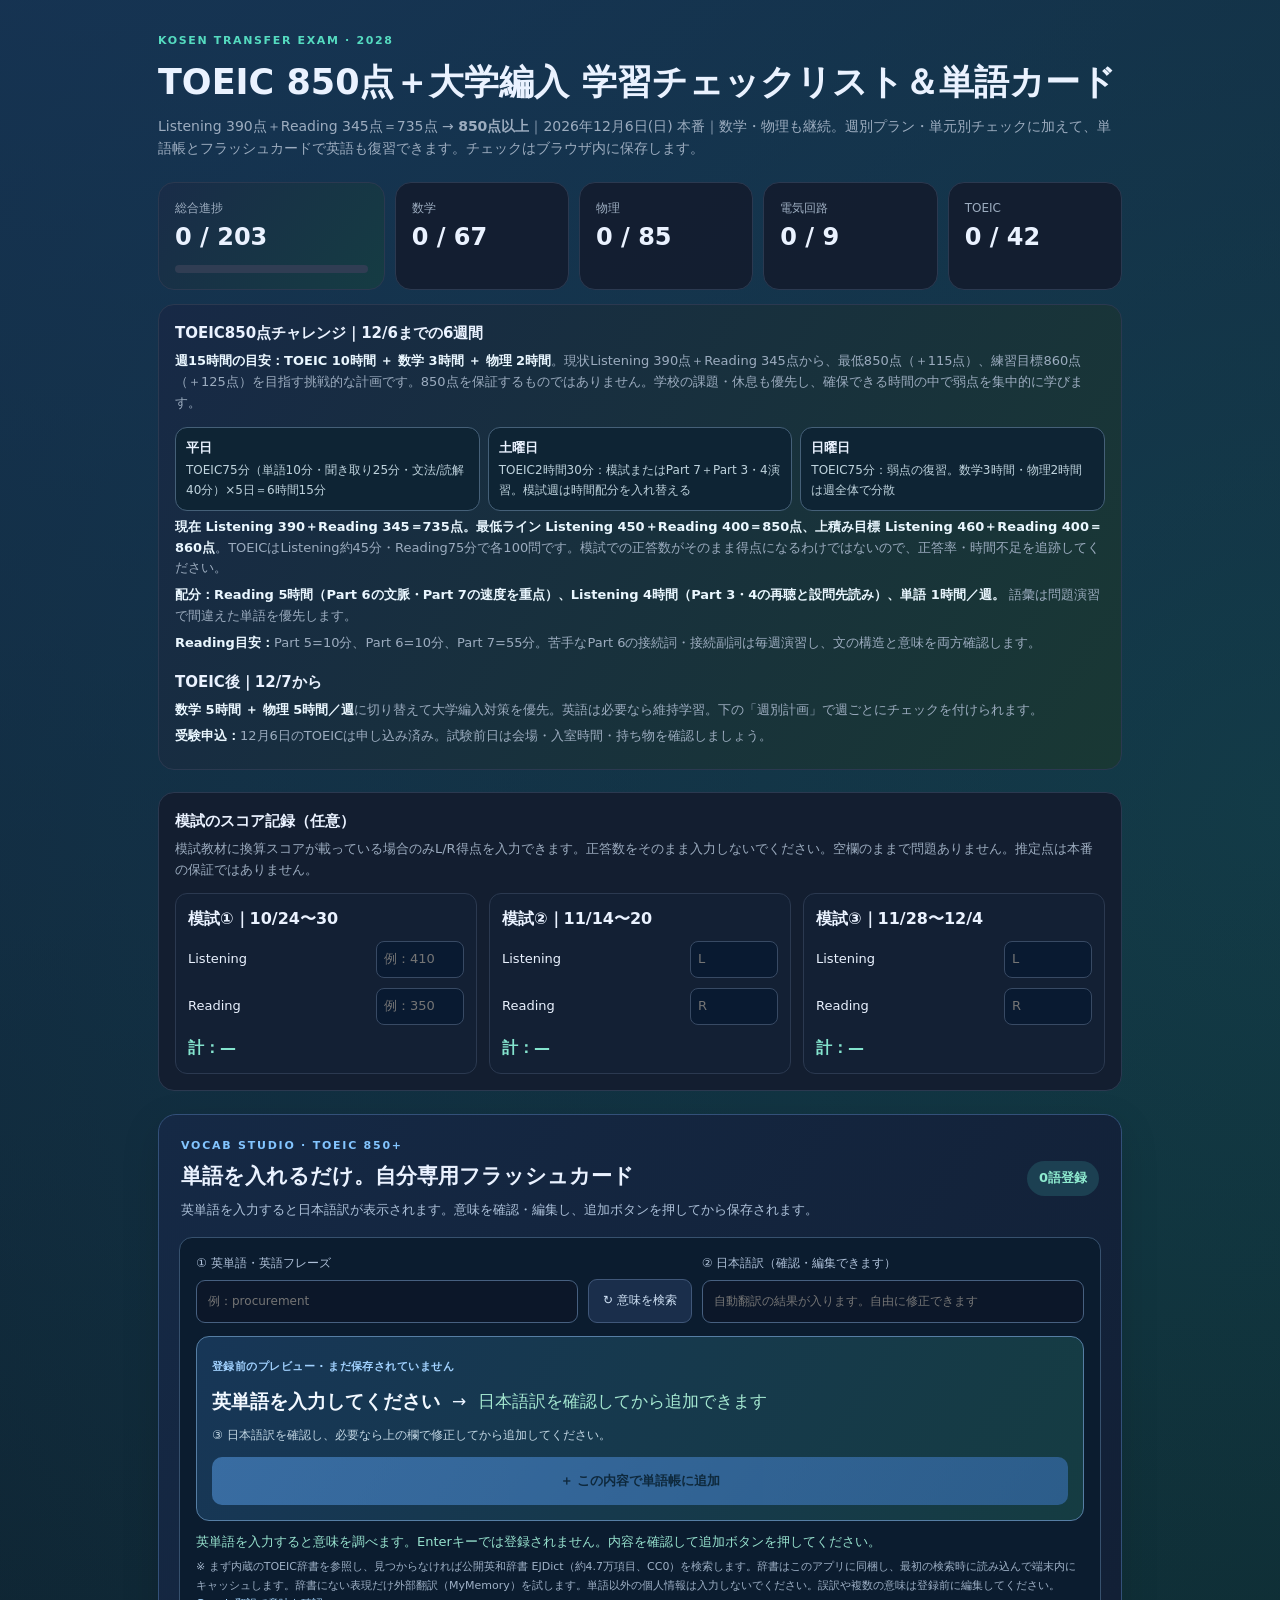
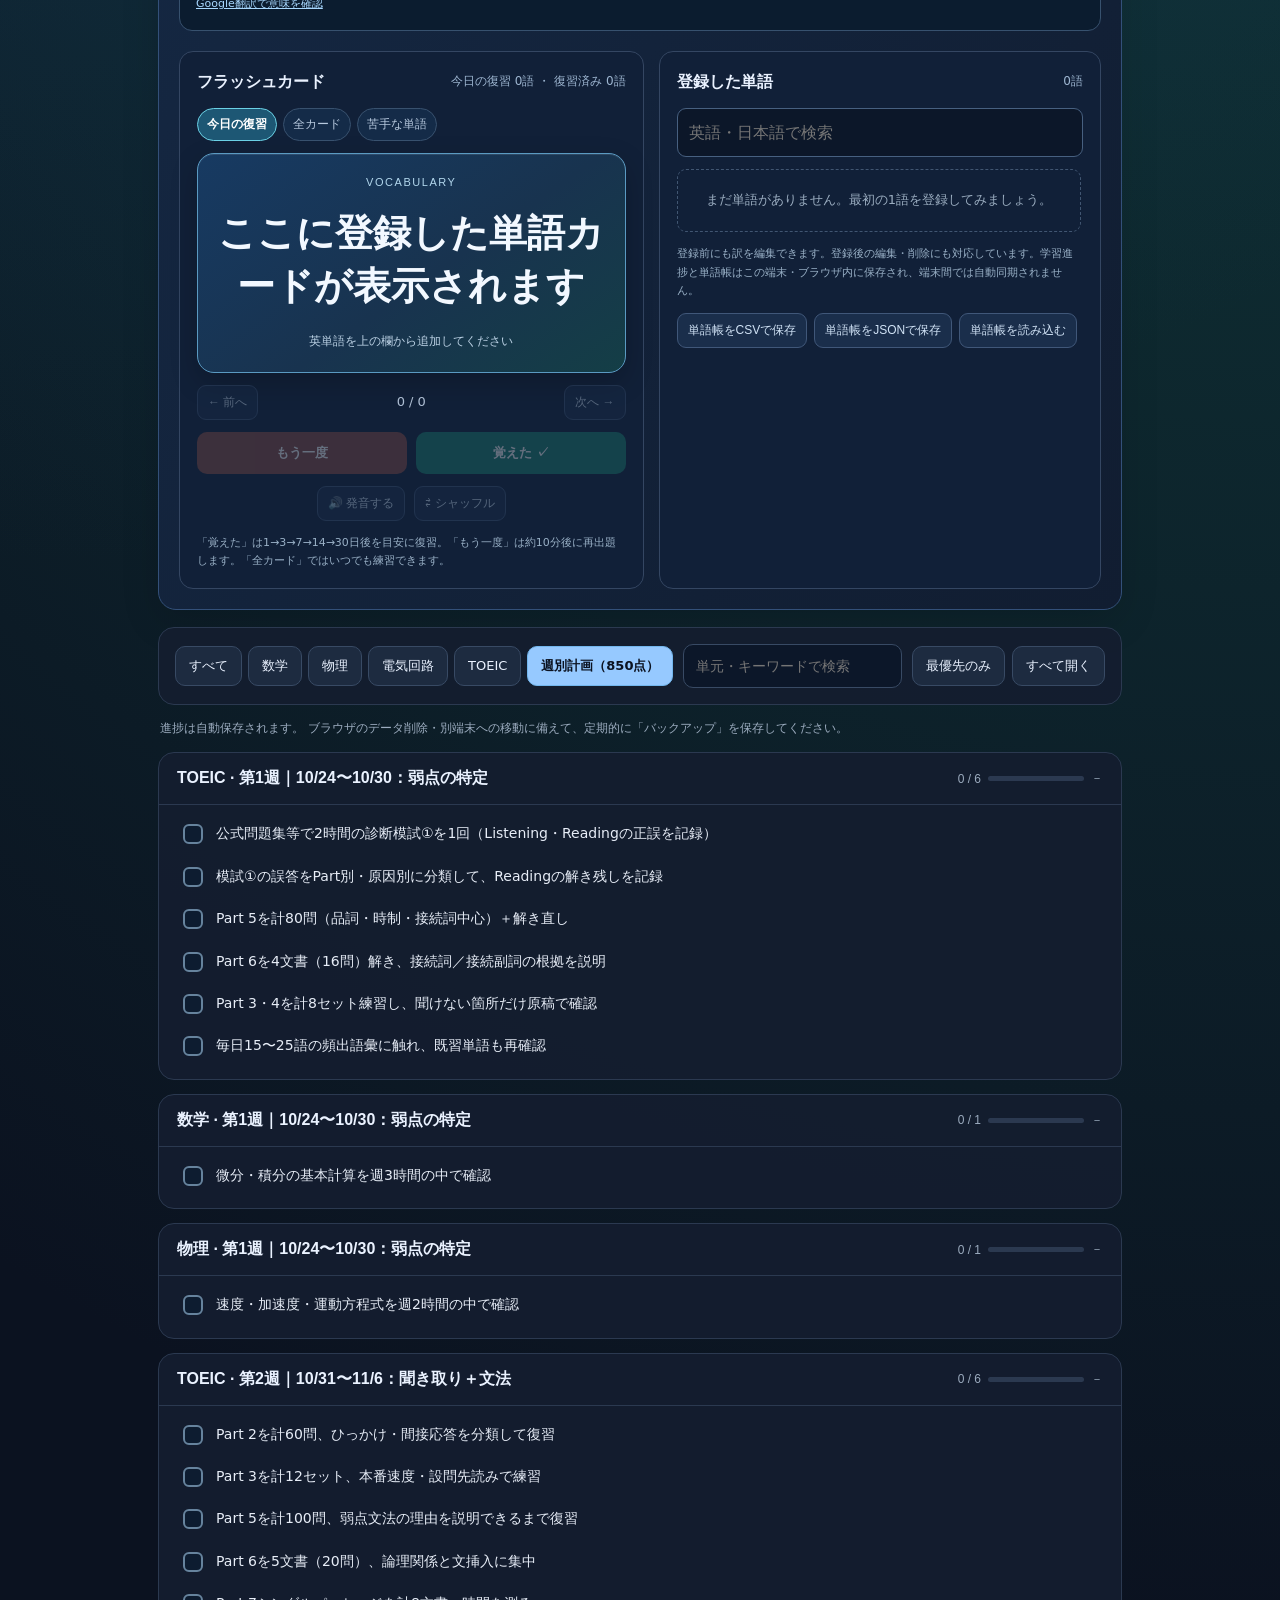
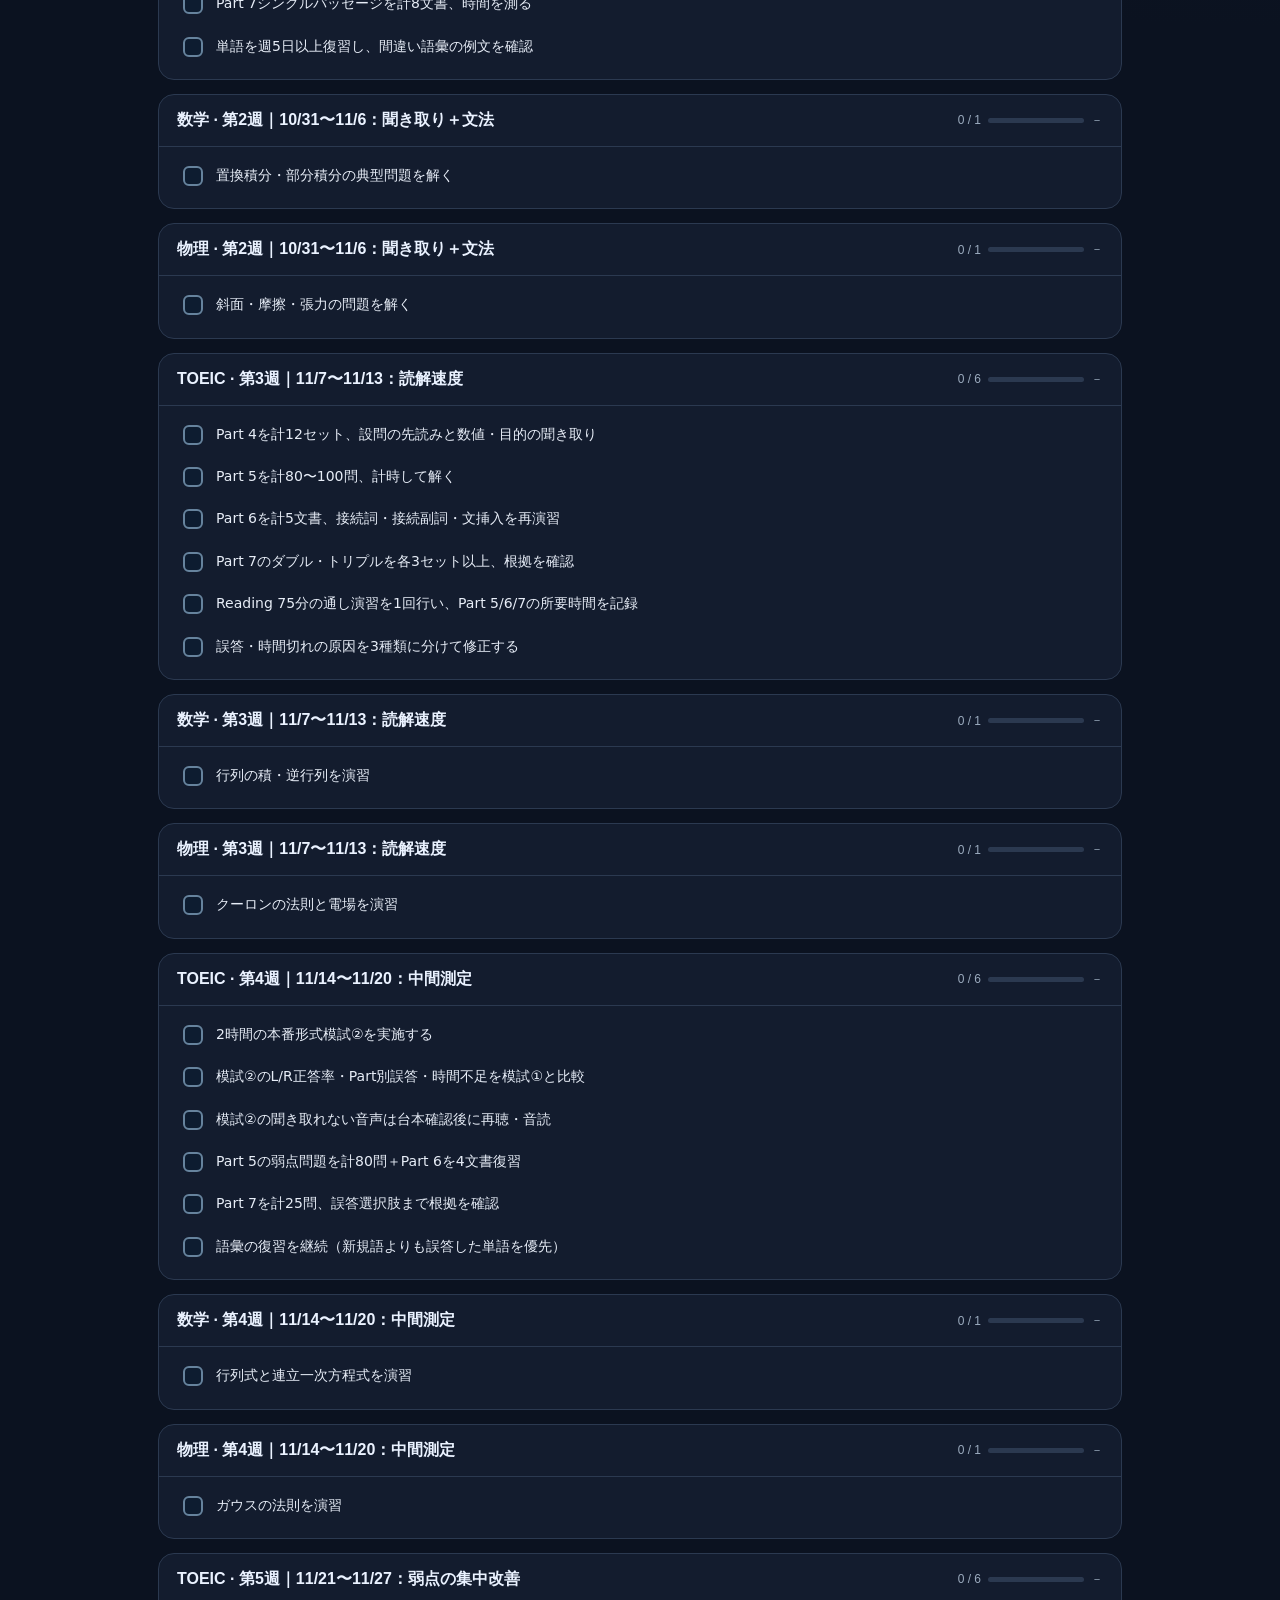
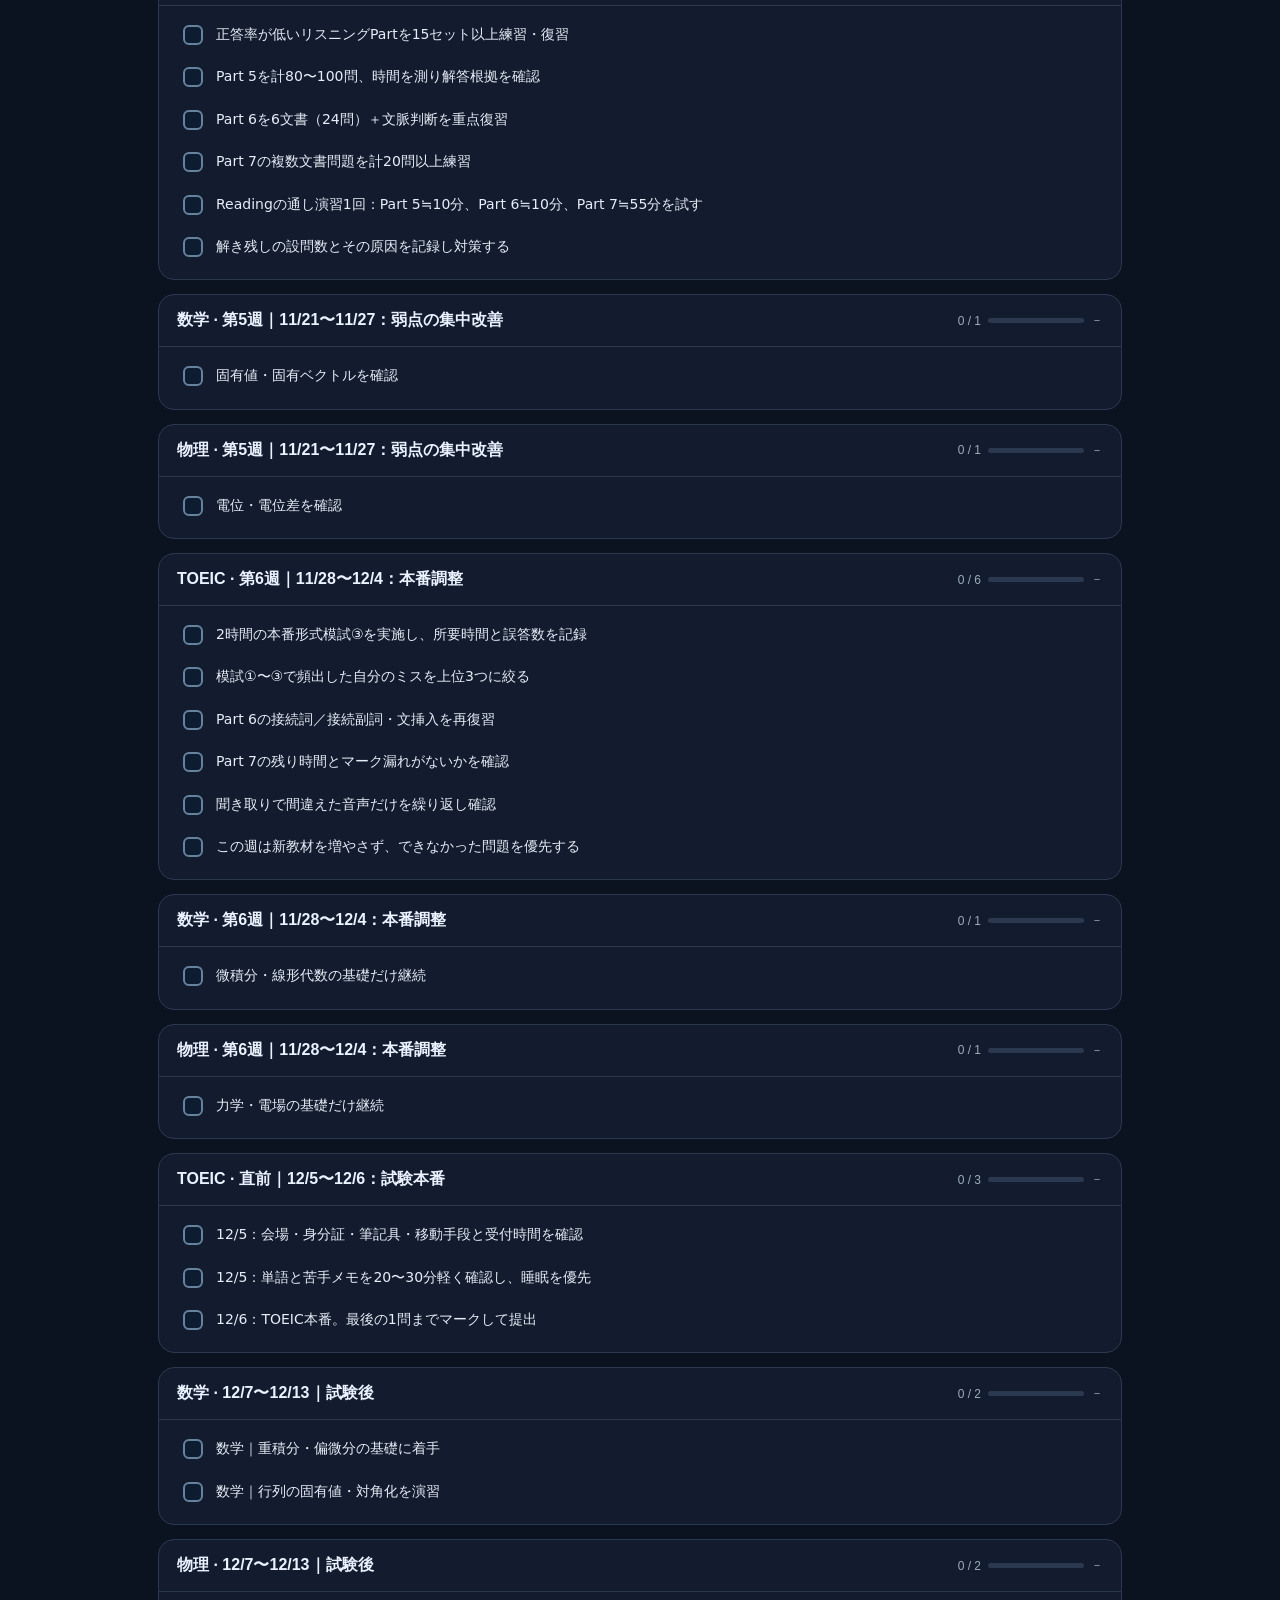
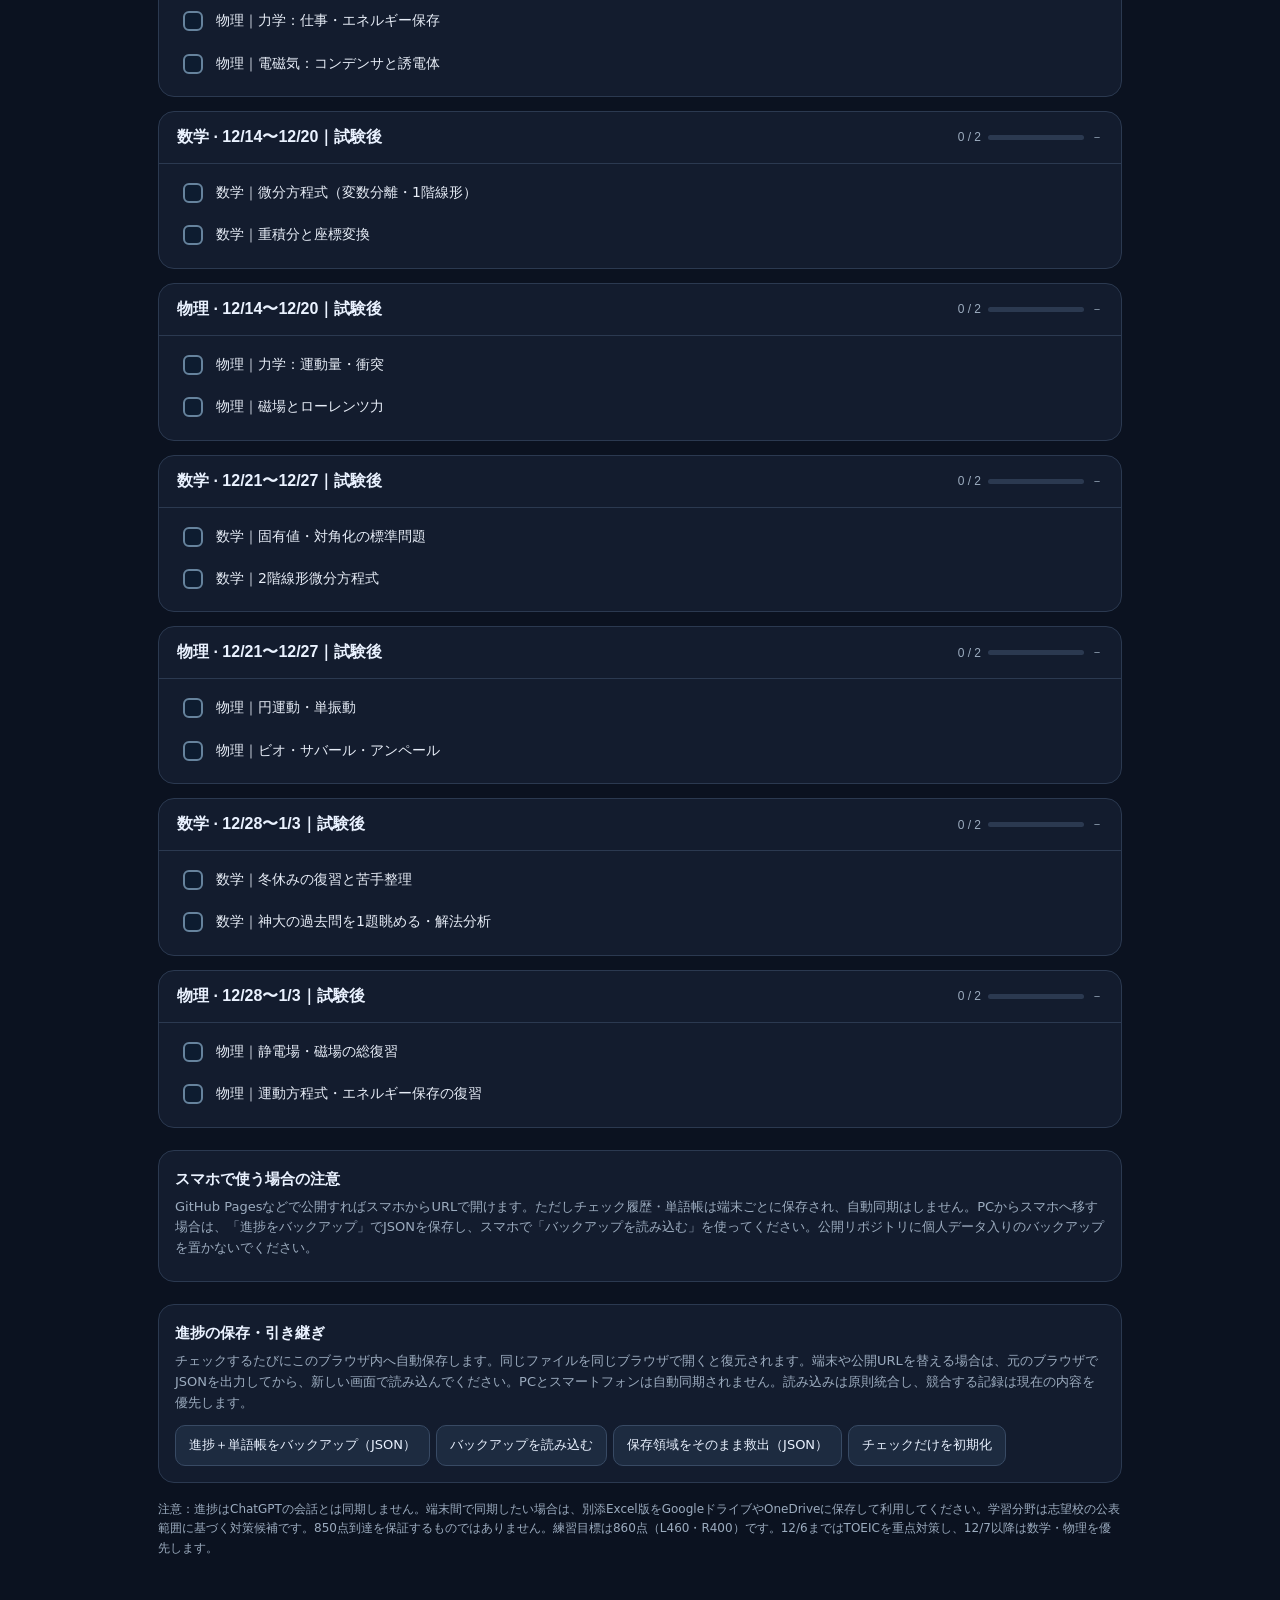
<file: index.html>
<!doctype html>
<html lang="ja"><head><meta charset="UTF-8"><meta name="viewport" content="width=device-width,initial-scale=1">
<title>高専編入＋TOEIC850点｜学習計画・チェックリスト</title>
<link rel="stylesheet" href="./css/style.css"></head><body><div class="wrap"><div class="eyebrow">KOSEN TRANSFER EXAM · 2028</div>
<h1>TOEIC 850点＋大学編入 学習チェックリスト＆単語カード</h1><p class="lead">Listening 390点＋Reading 345点＝735点 → <b>850点以上</b>｜2026年12月6日(日) 本番｜数学・物理も継続。週別プラン・単元別チェックに加えて、単語帳とフラッシュカードで英語も復習できます。チェックはブラウザ内に保存します。</p>
<div id="storageWarning" class="callout hidden" role="alert"></div>
<div class="dashboard"><div class="stat bigstat"><div class="name">総合進捗</div><div class="num" id="totalStat">0 / 0</div><div class="progress"><div class="fill" id="totalBar"></div></div></div><div class="stat"><div class="name">数学</div><div class="num" id="mstat">0 / 0</div></div><div class="stat"><div class="name">物理</div><div class="num" id="pstat">0 / 0</div></div><div class="stat"><div class="name">電気回路</div><div class="num" id="estat">0 / 0</div></div><div class="stat"><div class="name">TOEIC</div><div class="num" id="tstat">0 / 0</div></div></div>
<div class="callout schedule"><h2>TOEIC850点チャレンジ｜12/6までの6週間</h2>
<p><strong>週15時間の目安：TOEIC 10時間 ＋ 数学 3時間 ＋ 物理 2時間</strong>。現状Listening 390点＋Reading 345点から、最低850点（＋115点）、練習目標860点（＋125点）を目指す挑戦的な計画です。850点を保証するものではありません。学校の課題・休息も優先し、確保できる時間の中で弱点を集中的に学びます。</p>
<div class="split"><div><b>平日</b><small>TOEIC75分（単語10分・聞き取り25分・文法/読解40分）×5日＝6時間15分</small></div><div><b>土曜日</b><small>TOEIC2時間30分：模試またはPart 7＋Part 3・4演習。模試週は時間配分を入れ替える</small></div><div><b>日曜日</b><small>TOEIC75分：弱点の復習。数学3時間・物理2時間は週全体で分散</small></div></div>
<p><strong>現在 Listening 390＋Reading 345＝735点。最低ライン Listening 450＋Reading 400＝850点、上積み目標 Listening 460＋Reading 400＝860点</strong>。TOEICはListening約45分・Reading75分で各100問です。模試での正答数がそのまま得点になるわけではないので、正答率・時間不足を追跡してください。</p>
<p><strong>配分：Reading 5時間（Part 6の文脈・Part 7の速度を重点）、Listening 4時間（Part 3・4の再聴と設問先読み）、単語 1時間／週。</strong> 語彙は問題演習で間違えた単語を優先します。</p>
<p><strong>Reading目安：</strong>Part 5=10分、Part 6=10分、Part 7=55分。苦手なPart 6の接続詞・接続副詞は毎週演習し、文の構造と意味を両方確認します。</p>
<h2 style="margin-top:16px">TOEIC後｜12/7から</h2><p><strong>数学 5時間 ＋ 物理 5時間／週</strong>に切り替えて大学編入対策を優先。英語は必要なら維持学習。下の「週別計画」で週ごとにチェックを付けられます。</p>
<p><strong>受験申込：</strong>12月6日のTOEICは申し込み済み。試験前日は会場・入室時間・持ち物を確認しましょう。</p></div>
<div class="callout" id="scorecard"><h2>模試のスコア記録（任意）</h2><p>模試教材に換算スコアが載っている場合のみL/R得点を入力できます。正答数をそのまま入力しないでください。空欄のままで問題ありません。推定点は本番の保証ではありません。</p><div class="scoregrid"><div><strong>模試①｜10/24〜30</strong><label>Listening <input id="s1L" type="number" min="5" max="495" step="5" inputmode="numeric" placeholder="例：410"></label><label>Reading <input id="s1R" type="number" min="5" max="495" step="5" inputmode="numeric" placeholder="例：350"></label><div class="scoretotal" id="sum1">計：—</div></div><div><strong>模試②｜11/14〜20</strong><label>Listening <input id="s2L" type="number" min="5" max="495" step="5" inputmode="numeric" placeholder="L"></label><label>Reading <input id="s2R" type="number" min="5" max="495" step="5" inputmode="numeric" placeholder="R"></label><div class="scoretotal" id="sum2">計：—</div></div><div><strong>模試③｜11/28〜12/4</strong><label>Listening <input id="s3L" type="number" min="5" max="495" step="5" inputmode="numeric" placeholder="L"></label><label>Reading <input id="s3R" type="number" min="5" max="495" step="5" inputmode="numeric" placeholder="R"></label><div class="scoretotal" id="sum3">計：—</div></div></div></div>

<section class="vocab-panel" id="vocabPanel" aria-label="TOEIC単語帳とフラッシュカード">
  <div class="vocab-header">
    <div><div class="vocab-kicker">VOCAB STUDIO · TOEIC 850+</div><h2>単語を入れるだけ。自分専用フラッシュカード</h2><p>英単語を入力すると日本語訳が表示されます。意味を確認・編集し、追加ボタンを押してから保存されます。</p></div>
    <span class="vocab-count" id="vocabCount">0語登録</span>
  </div>
  <div class="vocab-add">
    <form id="vocabForm" autocomplete="off">
      <label class="vocab-field vocab-english">① 英単語・英語フレーズ<input id="vocabEnglish" type="text" maxlength="120" spellcheck="false" placeholder="例：procurement" autocomplete="off" required></label>
      <button type="submit" class="vocab-plain vocab-relookup" id="vocabLookupBtn">↻ 意味を検索</button>
      <label class="vocab-field vocab-japanese">② 日本語訳（確認・編集できます）<input id="vocabJapanese" type="text" maxlength="180" placeholder="自動翻訳の結果が入ります。自由に修正できます"></label>
    </form>
    <div class="vocab-draft" id="vocabDraft" aria-label="単語の登録前プレビュー" aria-live="polite">
      <span class="vocab-draft-kicker">登録前のプレビュー · まだ保存されていません</span>
      <div class="vocab-draft-words"><strong id="vocabDraftEn">英単語を入力してください</strong><span aria-hidden="true">→</span><span id="vocabDraftJa">日本語訳を確認してから追加できます</span></div>
      <p class="vocab-draft-caption">③ 日本語訳を確認し、必要なら上の欄で修正してから追加してください。</p>
      <button type="button" class="vocab-primary" id="vocabAddBtn" disabled>＋ この内容で単語帳に追加</button>
    </div>
    <p class="vocab-info" id="vocabStatus" aria-live="polite">英単語を入力すると意味を調べます。Enterキーでは登録されません。内容を確認して追加ボタンを押してください。</p>
    <p class="vocab-privacy">※ まず内蔵のTOEIC辞書を参照し、見つからなければ公開英和辞書 EJDict（約4.7万項目、CC0）を検索します。辞書はこのアプリに同梱し、最初の検索時に読み込んで端末内にキャッシュします。辞書にない表現だけ外部翻訳（MyMemory）を試します。単語以外の個人情報は入力しないでください。誤訳や複数の意味は登録前に編集してください。 <a id="externalTranslation" href="https://translate.google.com/" target="_blank" rel="noopener noreferrer" style="color:#a8d8ff">Google翻訳で意味を確認</a></p>
  </div>
  <div class="vocab-grid">
    <div class="vocab-study">
      <div class="vocab-topline"><h3>フラッシュカード</h3><span id="reviewStats">今日の復習 0語</span></div>
      <div class="vocab-mode" role="group" aria-label="表示するカード">
        <button type="button" class="vocab-chip selected" data-review="due">今日の復習</button>
        <button type="button" class="vocab-chip" data-review="all">全カード</button>
        <button type="button" class="vocab-chip" data-review="missed">苦手な単語</button>
      </div>
      <button type="button" class="flashcard" id="flashcard" aria-label="カードをめくる">
        <span class="flashcard-label" id="flashcardSide">ENGLISH · タップで裏返す</span>
        <span class="flashcard-main" id="flashcardText">単語を追加すると、ここにカードが表示されます</span>
        <span class="flashcard-bottom" id="flashcardHint">英単語 → 日本語訳</span>
      </button>
      <div class="vocab-nav"><button type="button" class="vocab-plain" id="vocabPrev">← 前へ</button><span id="vocabPosition">0 / 0</span><button type="button" class="vocab-plain" id="vocabNext">次へ →</button></div>
      <div class="vocab-answers"><button type="button" class="vocab-again" id="vocabAgain">もう一度</button><button type="button" class="vocab-know" id="vocabKnow">覚えた ✓</button></div>
      <div class="vocab-extras"><button type="button" class="vocab-plain" id="vocabSpeak">🔊 発音する</button><button type="button" class="vocab-plain" id="vocabShuffle">⇄ シャッフル</button></div>
      <p class="vocab-subtle">「覚えた」は1→3→7→14→30日後を目安に復習。「もう一度」は約10分後に再出題します。「全カード」ではいつでも練習できます。</p>
    </div>
    <div class="vocab-listpanel">
      <div class="vocab-topline"><h3>登録した単語</h3><span id="vocabTotalWords">0語</span></div>
      <input type="search" id="vocabSearch" class="vocab-search" placeholder="英語・日本語で検索" aria-label="単語帳を検索">
      <div class="vocab-list" id="vocabList"></div>
      <p class="vocab-subtle">登録前にも訳を編集できます。登録後の編集・削除にも対応しています。学習進捗と単語帳はこの端末・ブラウザ内に保存され、端末間では自動同期されません。</p>
      <div class="vocab-tools"><button type="button" class="vocab-plain" id="vocabCsv">単語帳をCSVで保存</button><button type="button" class="vocab-plain" id="vocabExport">単語帳をJSONで保存</button><button type="button" class="vocab-plain" id="vocabImportBtn">単語帳を読み込む</button><input type="file" id="vocabImportFile" accept=".json,application/json" hidden></div>
    </div>
  </div>
</section>

<div class="toolbar"><div class="seg" id="tabBtns"><button class="btn" data-tab="all">すべて</button><button class="btn" data-tab="数学">数学</button><button class="btn" data-tab="物理">物理</button><button class="btn" data-tab="電気回路">電気回路</button><button class="btn" data-tab="TOEIC">TOEIC</button><button class="btn active" data-tab="weeks">週別計画（850点）</button></div><input class="search" id="search" type="search" placeholder="単元・キーワードで検索" aria-label="単元を検索"><div class="right"><button class="btn" id="priorityBtn">最優先のみ</button><button class="btn" id="openBtn">すべて開く</button></div></div>
<p class="note"><span id="savedAt">進捗は自動保存されます。</span> ブラウザのデータ削除・別端末への移動に備えて、定期的に「バックアップ」を保存してください。</p><div id="sections"></div>
<div class="callout"><h2>スマホで使う場合の注意</h2><p>GitHub Pagesなどで公開すればスマホからURLで開けます。ただしチェック履歴・単語帳は端末ごとに保存され、自動同期はしません。PCからスマホへ移す場合は、「進捗をバックアップ」でJSONを保存し、スマホで「バックアップを読み込む」を使ってください。公開リポジトリに個人データ入りのバックアップを置かないでください。</p></div>
<div class="callout"><h2>進捗の保存・引き継ぎ</h2><p>チェックするたびにこのブラウザ内へ自動保存します。同じファイルを同じブラウザで開くと復元されます。端末や公開URLを替える場合は、元のブラウザでJSONを出力してから、新しい画面で読み込んでください。PCとスマートフォンは自動同期されません。読み込みは原則統合し、競合する記録は現在の内容を優先します。</p><div class="seg" style="margin-top:12px"><button class="btn" id="exportBtn">進捗＋単語帳をバックアップ（JSON）</button><button class="btn" id="importBtn">バックアップを読み込む</button><button class="btn" id="rawExportBtn">保存領域をそのまま救出（JSON）</button><button class="btn" id="resetBtn">チェックだけを初期化</button><input id="importFile" type="file" accept="application/json,.json" style="display:none"></div></div>
<p class="foot">注意：進捗はChatGPTの会話とは同期しません。端末間で同期したい場合は、別添Excel版をGoogleドライブやOneDriveに保存して利用してください。学習分野は志望校の公表範囲に基づく対策候補です。850点到達を保証するものではありません。練習目標は860点（L460・R400）です。12/6まではTOEICを重点対策し、12/7以降は数学・物理を優先します。</p></div><div class="toast" id="toast" role="status"></div>
<script defer src="./js/data.js"></script>
<script defer src="./js/storage.js"></script>
<script defer src="./js/translation.js"></script>
<script defer src="./js/app.js"></script>
<script defer src="./js/vocabulary.js"></script>
<script defer src="./js/backup.js"></script></body></html>
</file>
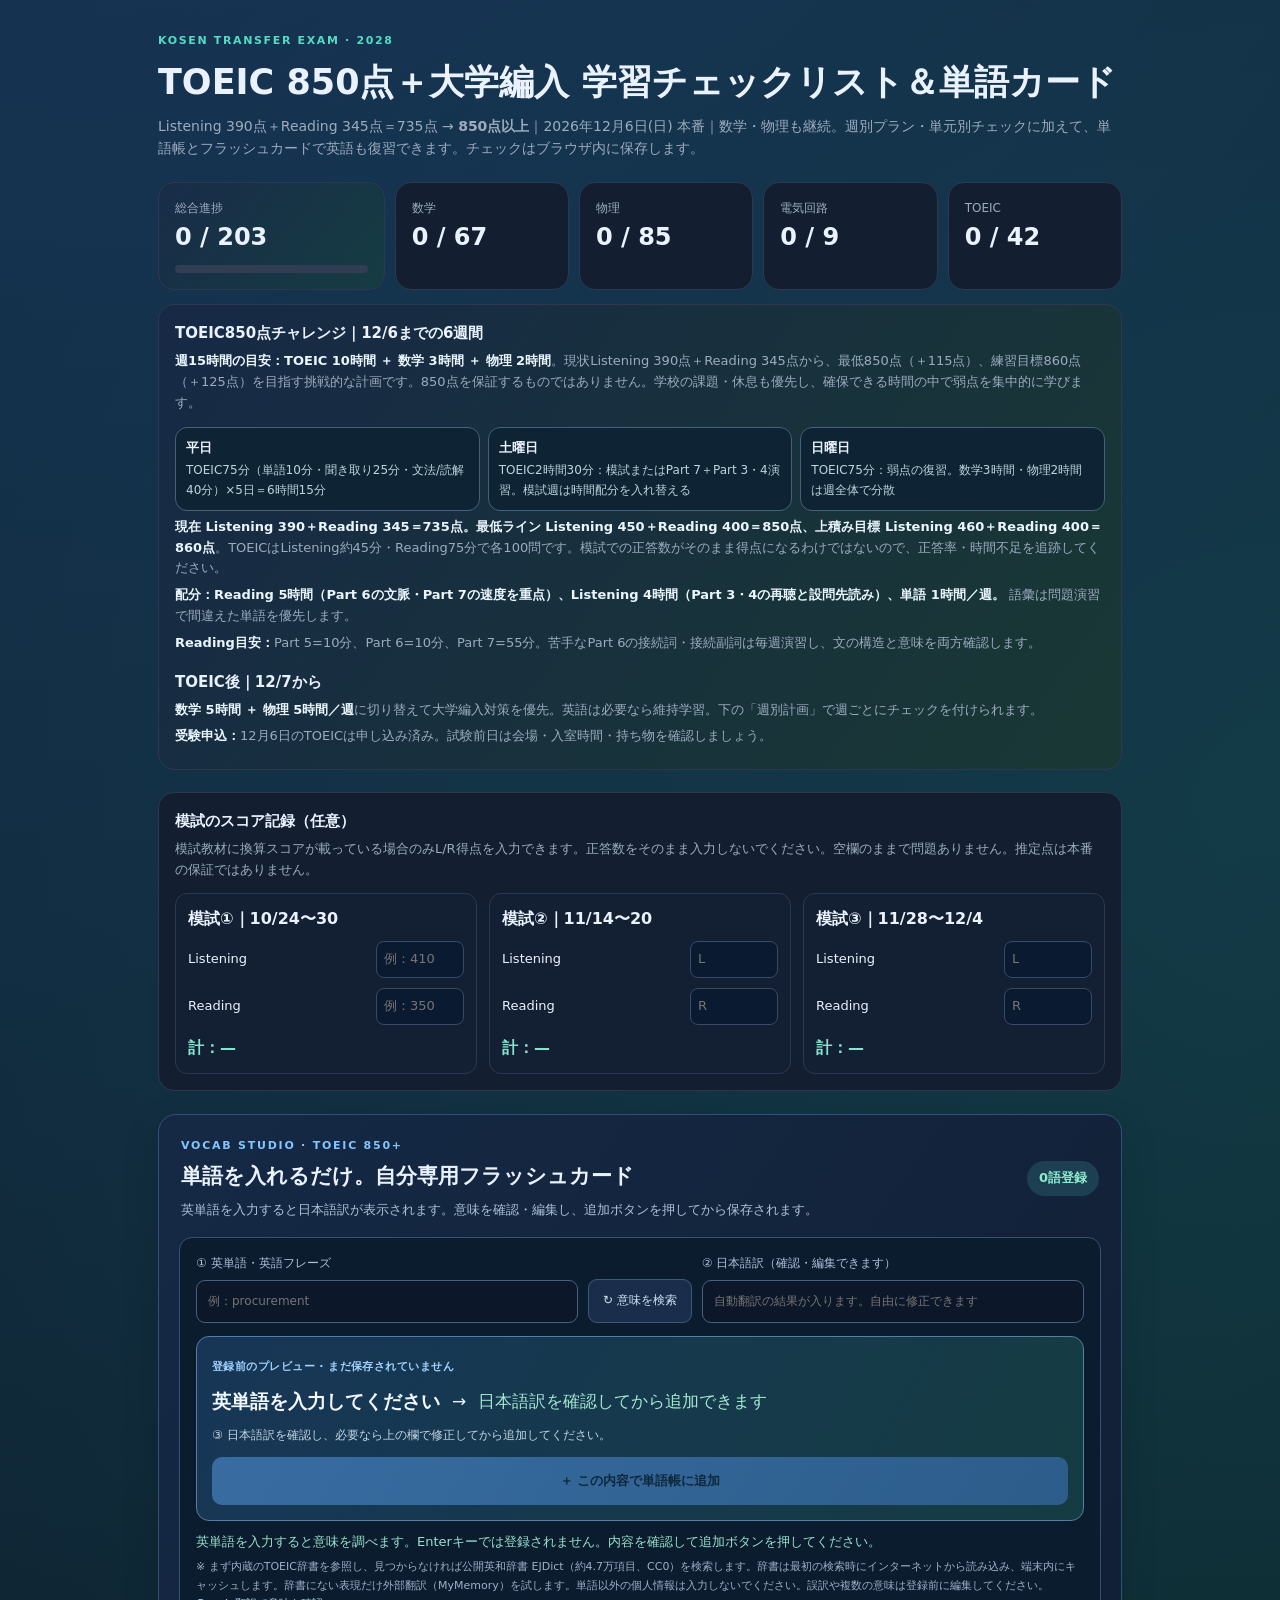
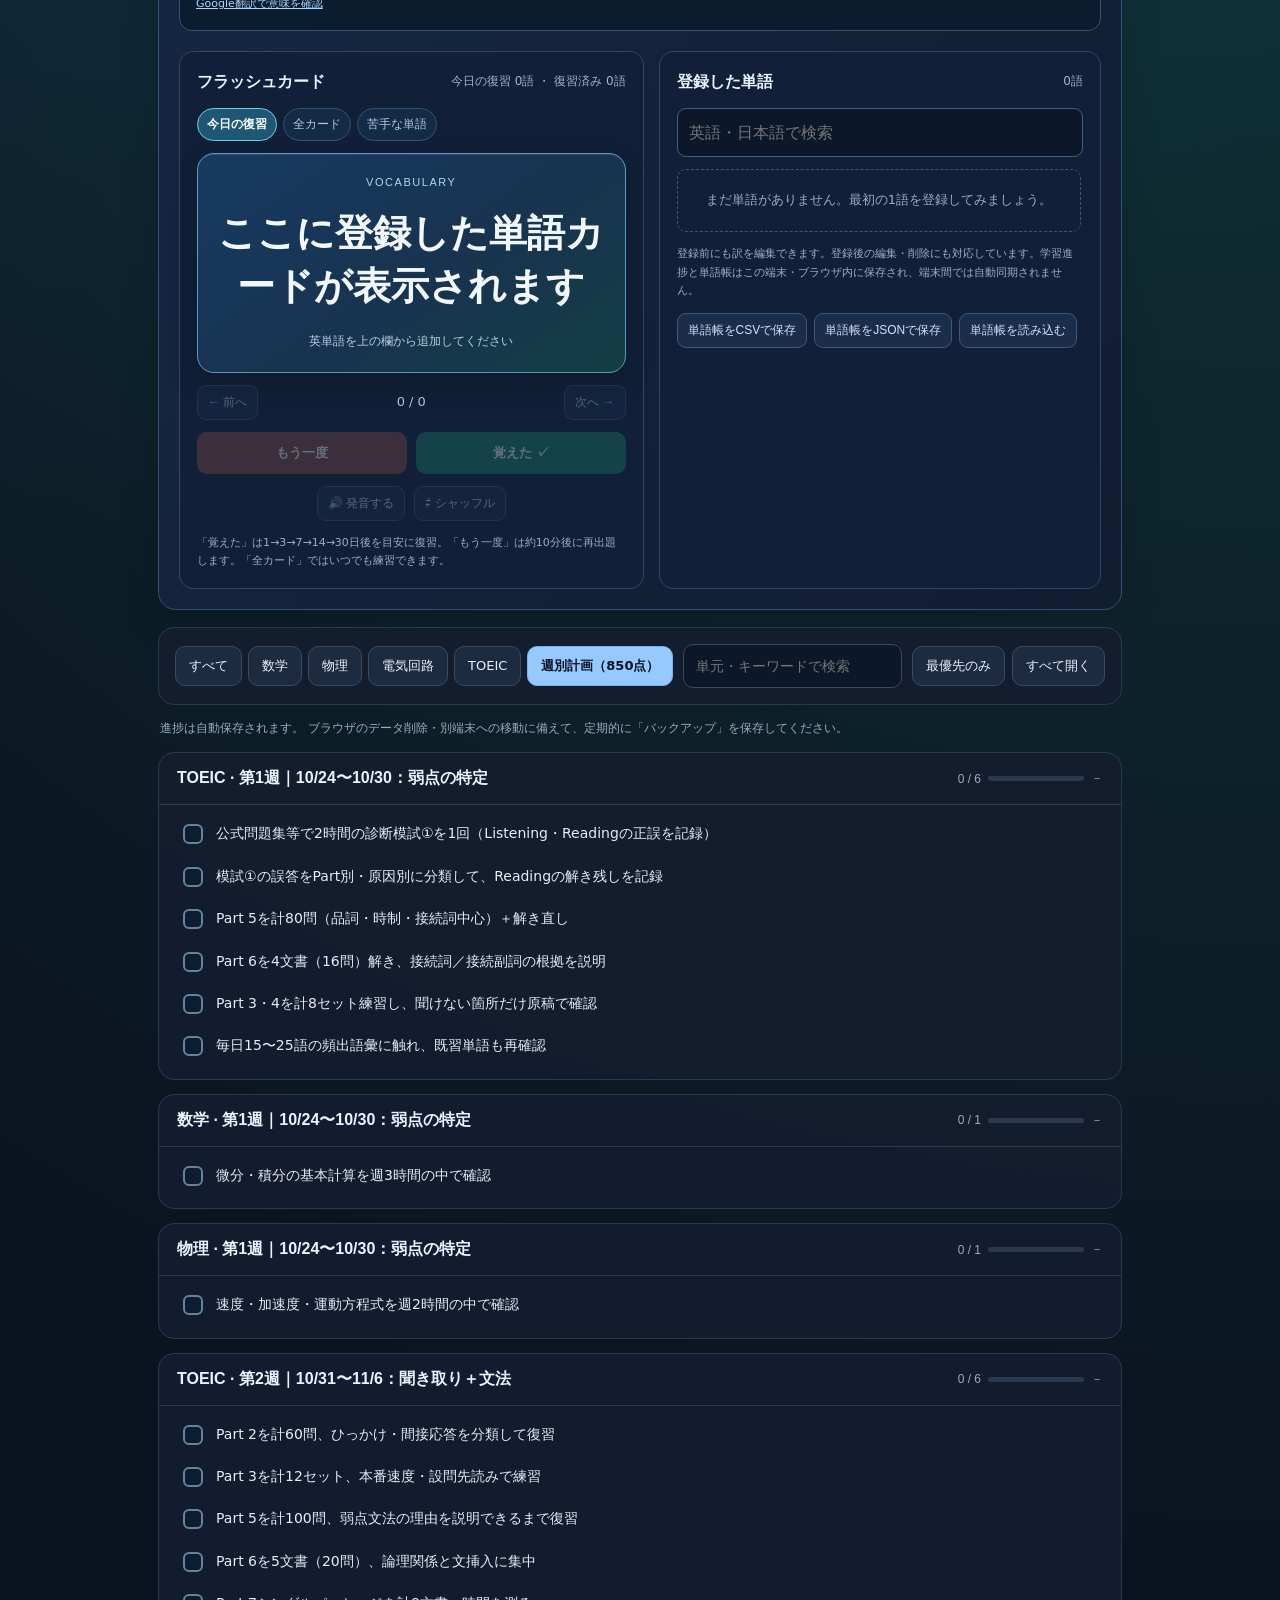
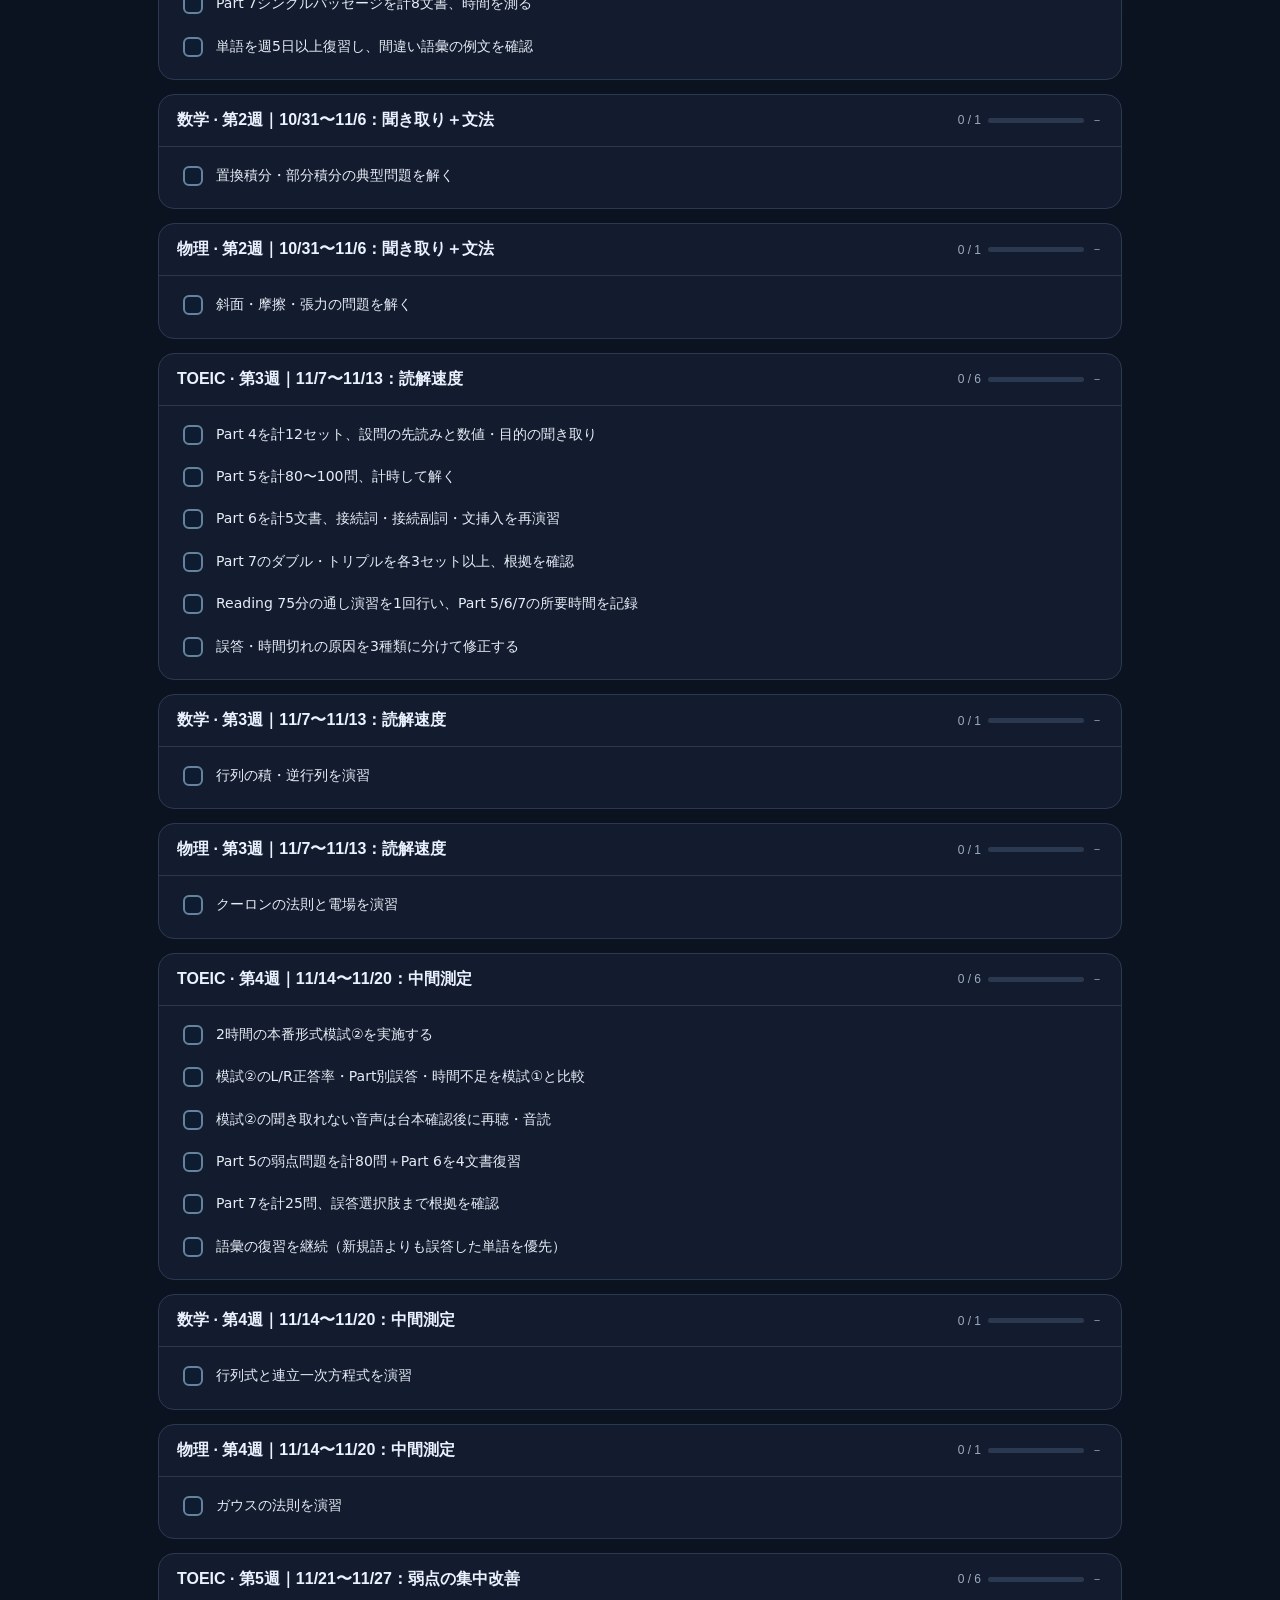
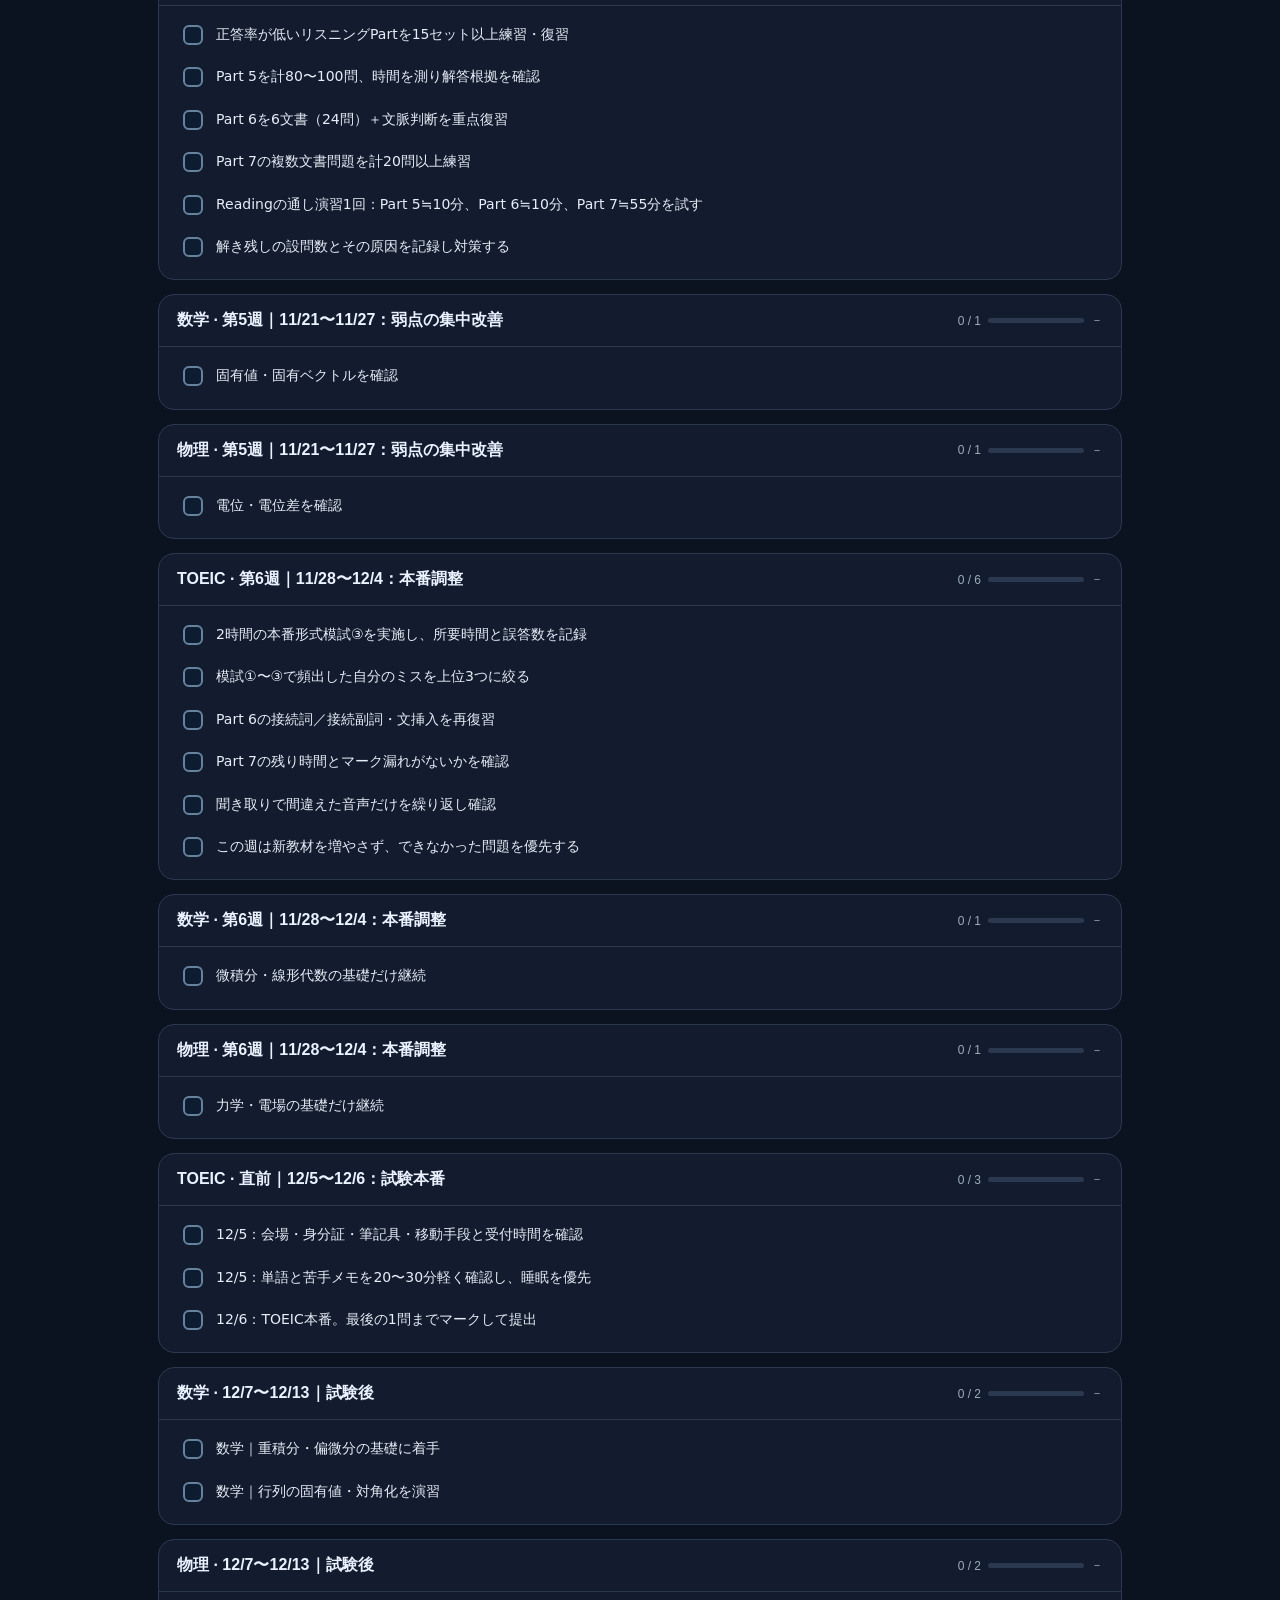
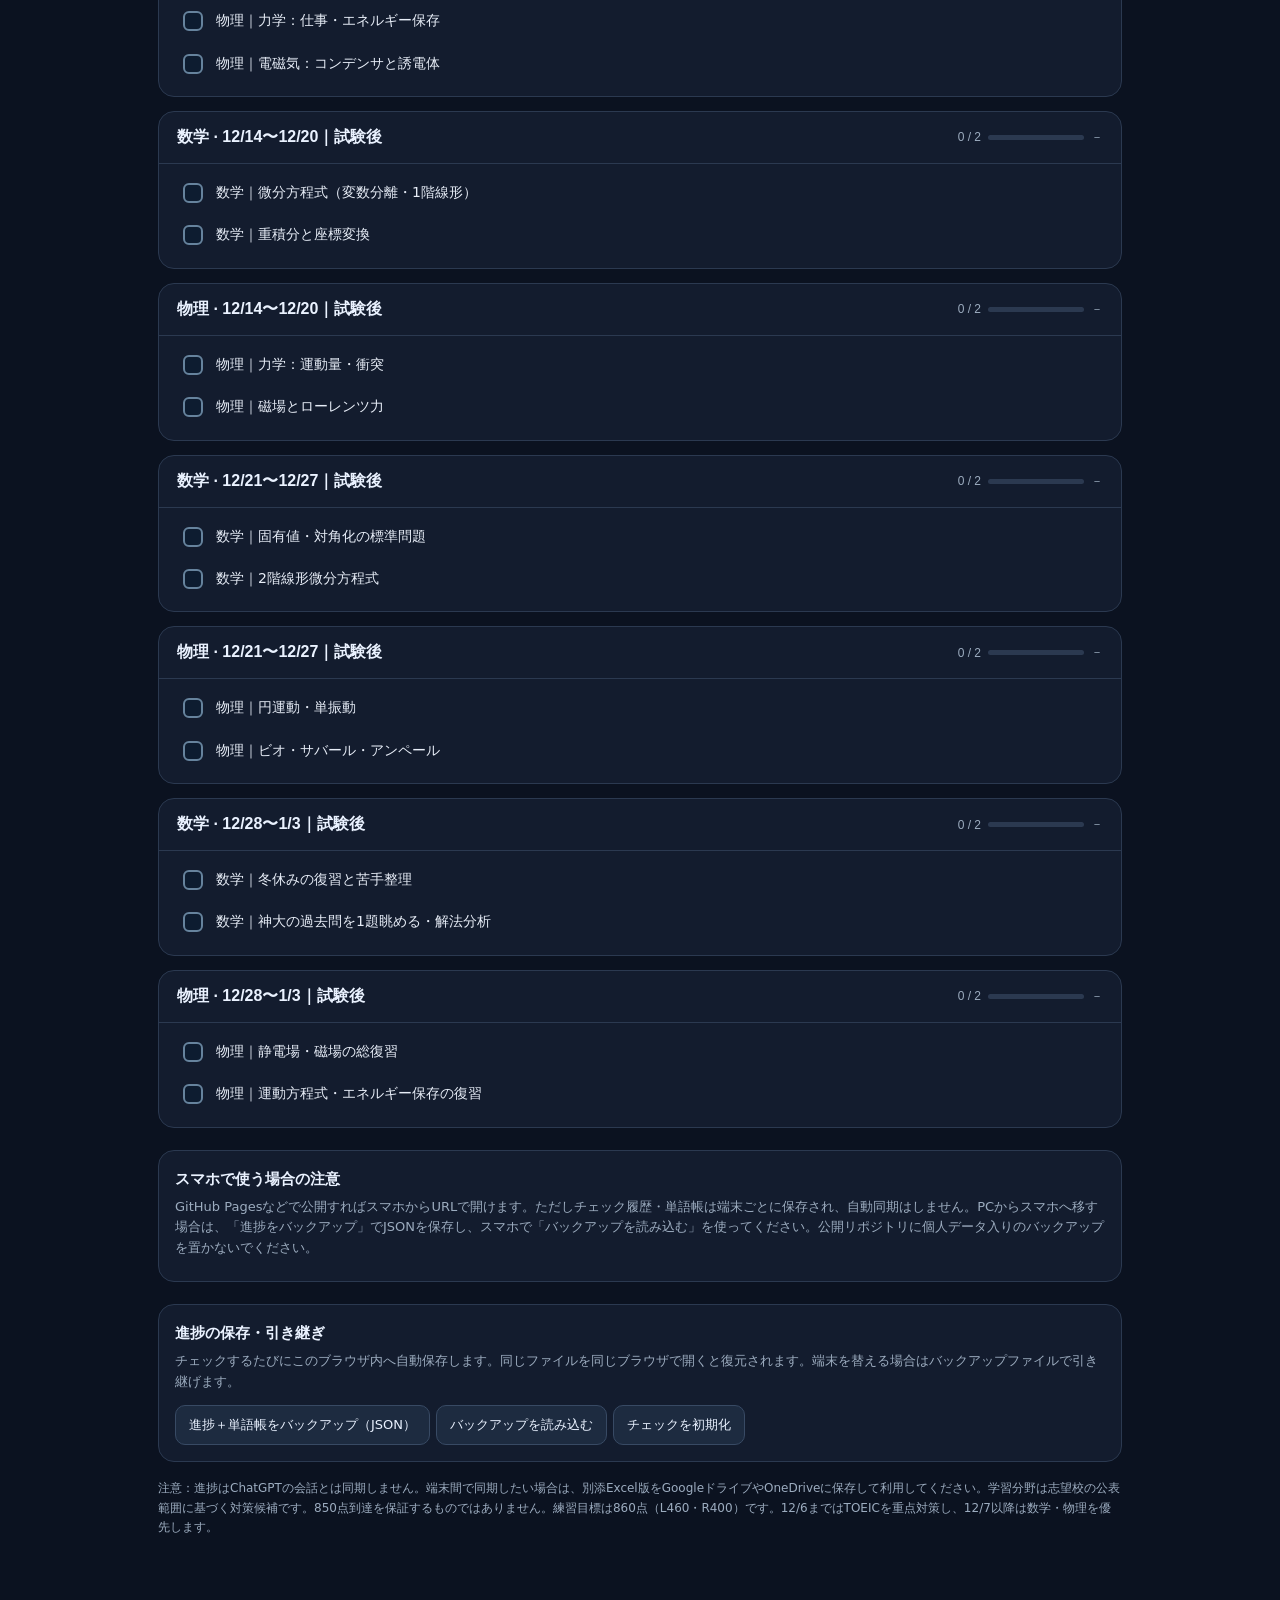
<file: backups/original.html>
<!doctype html>
<html lang="ja"><head><meta charset="UTF-8"><meta name="viewport" content="width=device-width,initial-scale=1">
<title>高専編入＋TOEIC850点｜学習計画・チェックリスト</title>
<style>
:root{color-scheme:dark;--bg:#0b1220;--panel:#141d2f;--card:#18243a;--stroke:#2b3950;--muted:#9cacbf;--text:#eaf2ff;--blue:#6aa9ff;--teal:#55dbc0}
*{box-sizing:border-box}html{scroll-behavior:smooth}body{margin:0;background:radial-gradient(circle at 6% -8%,#18385d 0%,transparent 32%),radial-gradient(circle at 100% 10%,#103c3c 0%,transparent 33%),var(--bg);font-family:system-ui,-apple-system,"Yu Gothic","Hiragino Kaku Gothic ProN",Meiryo,sans-serif;color:var(--text);line-height:1.6}
.wrap{max-width:1000px;margin:0 auto;padding:32px 18px 72px}.eyebrow{letter-spacing:.15em;font-size:11px;color:var(--teal);font-weight:700}h1{font-size:clamp(23px,4vw,35px);line-height:1.35;margin:9px 0}.lead{color:var(--muted);margin:0 0 22px;font-size:14px}
.dashboard{display:grid;grid-template-columns:1.3fr repeat(4,1fr);gap:10px}.stat,.section,.toolbar,.callout{border:1px solid var(--stroke);border-radius:16px;background:rgba(20,29,47,.94)}.stat{padding:16px}.stat .name{color:var(--muted);font-size:12px}.stat .num{font-size:24px;font-weight:750;line-height:1.6}.bigstat{background:linear-gradient(130deg,#192c48,#153c43)}.progress{background:#303d53;border-radius:100px;height:8px;overflow:hidden;margin-top:9px}.fill{background:linear-gradient(90deg,var(--blue),var(--teal));height:100%;width:0;transition:width .2s}
.toolbar{margin-top:17px;padding:16px;display:flex;gap:10px;flex-wrap:wrap;align-items:center}.seg{display:flex;flex-wrap:wrap;gap:6px}.btn{font:inherit;font-size:13px;cursor:pointer;border:1px solid #384a64;background:#1d2b40;color:var(--text);border-radius:10px;padding:9px 13px}.btn:hover{border-color:#76baff}.btn.active{border-color:#72b6ed;color:#0b1220;background:#96c9ff;font-weight:700}.search{border:1px solid #384a64;background:#0c1729;color:var(--text);border-radius:10px;padding:10px 12px;font:inherit;font-size:14px;flex:1;min-width:160px}.right{margin-left:auto;display:flex;gap:7px;flex-wrap:wrap}
.note{font-size:12px;color:var(--muted);margin:14px 2px}.section{margin:14px 0;overflow:hidden}.section>button{width:100%;text-align:left;background:transparent;border:0;display:flex;align-items:center;justify-content:space-between;color:var(--text);cursor:pointer;gap:10px;padding:15px 18px}.section>button:hover{background:#ffffff08}.section-title{font-size:16px;font-weight:750}.pill{font-size:11px;color:#a9d3ff;background:#1e3856;padding:4px 9px;border-radius:40px}.meta{display:flex;gap:7px;align-items:center;flex-wrap:wrap}.count{color:var(--muted);font-size:12px;white-space:nowrap}.items{border-top:1px solid var(--stroke);padding:7px 12px 12px}.item{display:flex;align-items:flex-start;gap:13px;padding:10px 12px;border-radius:10px;cursor:pointer;color:#e7edf7;font-size:14px}.item:hover{background:#ffffff0b}.item input{appearance:none;flex:none;width:20px;height:20px;border:2px solid #66839d;border-radius:6px;margin:2px 0 0;background:#0d1c30;cursor:pointer;position:relative}.item input:checked{background:#47ceb5;border-color:#47ceb5}.item input:checked:after{content:'✓';position:absolute;inset:-5px 0 0 2px;color:#062b2b;font-weight:850;font-size:18px}.item.done span{text-decoration:line-through;color:#8192a7}.minibar{width:96px;height:5px;background:#2b3950;border-radius:10px;overflow:hidden}.minibar div{height:100%;background:var(--teal)}
.callout{padding:16px;margin-top:22px}.callout h2{margin:0 0 6px;font-size:15px}.callout p{margin:6px 0;font-size:13px;color:var(--muted)}.schedule{margin-top:14px;margin-bottom:4px;background:linear-gradient(125deg,#172946,#193834)}.schedule strong{color:#eaf7ff}.split{display:grid;grid-template-columns:repeat(3,1fr);gap:8px;margin-top:13px}.split>div{border:1px solid #456078;border-radius:12px;padding:10px;background:#0e2434}.split b{display:block;font-size:13px}.split small{display:block;color:#bfd3dd;font-size:12px;margin-top:3px}@media(max-width:650px){.split{grid-template-columns:1fr}}.foot{margin-top:17px;font-size:12px;color:var(--muted)}.hidden{display:none!important}.empty{color:var(--muted);text-align:center;padding:50px}.toast{position:fixed;bottom:18px;right:18px;background:#24554f;border:1px solid #5dc4b0;border-radius:10px;padding:10px 15px;color:#f4fffd;box-shadow:0 10px 35px #0006;font-size:13px;display:none;max-width:90vw}
@media(max-width:700px){.dashboard{grid-template-columns:repeat(2,1fr)}.right{margin-left:0}.wrap{padding-top:24px}.section>button{align-items:flex-start}.minibar{display:none}.stat .num{font-size:20px}}
.scoregrid{display:grid;grid-template-columns:repeat(3,1fr);gap:12px;margin-top:12px}.scoregrid>div{border:1px solid var(--stroke);border-radius:12px;padding:12px;background:#132034}.scoregrid label{display:flex;justify-content:space-between;align-items:center;gap:8px;font-size:13px;margin-top:10px}.scoregrid input{width:88px;border:1px solid #384a64;background:#091a31;color:#eaf2ff;border-radius:8px;padding:7px;font:inherit}.scoretotal{font-weight:700;margin-top:10px;color:#84e4ce}@media(max-width:700px){.scoregrid{grid-template-columns:1fr}}

/* Vocabulary flashcards extension */
.vocab-panel{margin-top:23px;border:1px solid #335079;border-radius:18px;overflow:hidden;background:linear-gradient(125deg,#152945,#111d31);box-shadow:0 12px 38px #0002}
.vocab-header{padding:22px 22px 16px;display:flex;align-items:center;justify-content:space-between;gap:12px}
.vocab-kicker{font-size:11px;font-weight:800;letter-spacing:.16em;color:#83c5ff}
.vocab-header h2{font-size:21px;margin:6px 0}.vocab-header p{margin:0;color:#adc1d9;font-size:13px}
.vocab-count{background:#1c4052;color:#8eeacf;font-weight:800;border-radius:999px;padding:7px 12px;white-space:nowrap;font-size:13px}
.vocab-add{margin:0 20px 20px;padding:16px;border:1px solid #37516e;border-radius:13px;background:#0b1c2f}
#vocabForm{display:flex;gap:10px;align-items:end;flex-wrap:wrap}.vocab-field{font-size:12px;color:#afc1d9;display:flex;flex-direction:column;gap:7px;flex:1;min-width:160px}.vocab-english{flex:1.1}.vocab-japanese{flex:1.1}
.vocab-field input,.vocab-search{width:100%;border:1px solid #476080;background:#0c1729;border-radius:9px;color:#f3f7ff;padding:11px;font:inherit;outline:none}.vocab-field input:focus,.vocab-search:focus{border-color:#83beff;box-shadow:0 0 0 3px #4c95ed33}
.vocab-primary{background:linear-gradient(125deg,#62aeff,#4885e2);color:#06162b;font-weight:850;border:0;border-radius:10px;padding:12px 17px;cursor:pointer;min-height:44px}.vocab-primary:disabled{opacity:.55;cursor:progress}
.vocab-info{color:#97e2ce;font-size:13px;min-height:20px;margin:11px 0 5px}.vocab-info.error{color:#ffb5a8}.vocab-privacy{font-size:11px;color:#9eb0c6;line-height:1.7;margin:0}
.vocab-grid{display:grid;grid-template-columns:minmax(0,1.05fr) minmax(0,1fr);gap:15px;padding:0 20px 20px}.vocab-study,.vocab-listpanel{background:#112038;border:1px solid #344662;border-radius:14px;padding:17px;min-width:0}
.vocab-topline{display:flex;justify-content:space-between;gap:6px;align-items:center;margin-bottom:13px}.vocab-topline h3{margin:0;font-size:16px}.vocab-topline span{font-size:12px;color:#9eb6d1}.vocab-mode{display:flex;gap:6px;flex-wrap:wrap;margin-bottom:12px}
.vocab-chip{border:1px solid #38516e;background:#142b48;color:#b7c9de;font-size:12px;padding:7px 9px;border-radius:18px;cursor:pointer}.vocab-chip.selected{background:#1d5774;border-color:#6bd1e5;color:white;font-weight:800}
.flashcard{width:100%;min-height:220px;background:linear-gradient(145deg,#173a62,#18334f 55%,#143e46);color:#f2f8ff;border:1px solid #5a9ac2;border-radius:17px;display:flex;flex-direction:column;justify-content:space-between;align-items:center;cursor:pointer;text-align:center;padding:22px 13px;box-shadow:inset 0 1px #ffffff1a,0 10px 28px #0003;overflow-wrap:anywhere}
.flashcard:focus-visible,.vocab-plain:focus-visible,.vocab-chip:focus-visible{outline:3px solid #76bafa;outline-offset:2px}
.flashcard.flipped{background:linear-gradient(145deg,#184a42,#194345,#1d3353);border-color:#69c4ba}
.flashcard-label{font-size:11px;letter-spacing:.14em;color:#b2d7ed}.flashcard-main{font-size:clamp(23px,3.5vw,38px);line-height:1.4;font-weight:800;display:block;padding:14px 0;max-width:100%}.flashcard-bottom{font-size:12px;color:#bbd1e4}
.vocab-nav,.vocab-answers,.vocab-extras{display:flex;justify-content:space-between;gap:9px;align-items:center;margin-top:12px}.vocab-nav span{font-size:13px;color:#aebed3}
.vocab-plain{background:#1a2e4b;color:#d1e3f6;border:1px solid #405779;border-radius:9px;padding:8px 10px;cursor:pointer;font-size:12px}.vocab-plain:disabled,.vocab-again:disabled,.vocab-know:disabled{opacity:.35;cursor:default}.vocab-answers button{flex:1;border:0;border-radius:10px;padding:12px 8px;color:white;font-weight:800;cursor:pointer}.vocab-again{background:#8e4d44}.vocab-know{background:#1b826f}.vocab-extras{justify-content:center;flex-wrap:wrap}.vocab-subtle{font-size:11px;color:#99b0c6;line-height:1.7;margin:13px 0 0}
.vocab-search{margin-bottom:12px}.vocab-list{max-height:380px;overflow-y:auto;display:flex;flex-direction:column;gap:7px;padding-right:2px}.vocab-word{display:flex;gap:8px;align-items:center;border:1px solid #30415b;background:#132b42;border-radius:9px;padding:9px 10px;min-width:0}.vocab-word-main{flex:1;min-width:0}.vocab-word-english{color:#f3f6ff;font-weight:750;overflow-wrap:anywhere}.vocab-word-jp{font-size:12px;color:#a7c7cf;margin-top:4px;overflow-wrap:anywhere}.vocab-word-sub{font-size:10px;color:#89a8c0;margin-top:4px}.vocab-word button{border:0;background:#223d5a;color:#c5daf0;cursor:pointer;font-size:12px;padding:6px;border-radius:6px;flex-shrink:0}.vocab-word button:hover{background:#36577a}.vocab-empty{color:#9badc0;font-size:13px;padding:20px;text-align:center;border:1px dashed #415672;border-radius:9px}.vocab-tools{display:flex;flex-wrap:wrap;gap:7px;margin-top:12px}
@media(max-width:820px){.vocab-grid{grid-template-columns:1fr}.vocab-list{max-height:280px}.vocab-header{align-items:start;flex-direction:column}}
@media(max-width:540px){.vocab-grid{padding:0 12px 12px}.vocab-add{margin:0 12px 12px}.vocab-header{padding:17px 14px}.vocab-header h2{font-size:19px}#vocabForm{flex-direction:column;align-items:stretch}.vocab-field{width:100%}.flashcard{min-height:200px}}

/* Confirm-before-save vocabulary preview */
.vocab-draft{margin-top:13px;border:1px solid #567ea4;background:linear-gradient(120deg,#173657,#153c42);border-radius:13px;padding:15px}
.vocab-draft-kicker{color:#a2d2ff;font-size:11px;font-weight:850;letter-spacing:.04em}
.vocab-draft-words{display:flex;align-items:center;gap:12px;flex-wrap:wrap;margin:9px 0;font-size:17px;overflow-wrap:anywhere}
.vocab-draft-words strong{font-size:19px;color:#f1f8ff}.vocab-draft-words span:last-child{color:#a4e7d0}
.vocab-draft-caption{font-size:12px;color:#c3d7e4;margin:4px 0 12px}.vocab-draft #vocabAddBtn{width:100%;min-height:48px}
.vocab-draft #vocabAddBtn:disabled{opacity:.45;cursor:not-allowed}
.vocab-relookup{min-height:44px;white-space:nowrap;padding:10px 14px}
@media(max-width:540px){.vocab-relookup{width:100%}.vocab-draft-words{font-size:15px}.vocab-draft-words strong{font-size:17px}}

</style></head><body><div class="wrap"><div class="eyebrow">KOSEN TRANSFER EXAM · 2028</div>
<h1>TOEIC 850点＋大学編入 学習チェックリスト＆単語カード</h1><p class="lead">Listening 390点＋Reading 345点＝735点 → <b>850点以上</b>｜2026年12月6日(日) 本番｜数学・物理も継続。週別プラン・単元別チェックに加えて、単語帳とフラッシュカードで英語も復習できます。チェックはブラウザ内に保存します。</p>
<div class="dashboard"><div class="stat bigstat"><div class="name">総合進捗</div><div class="num" id="totalStat">0 / 0</div><div class="progress"><div class="fill" id="totalBar"></div></div></div><div class="stat"><div class="name">数学</div><div class="num" id="mstat">0 / 0</div></div><div class="stat"><div class="name">物理</div><div class="num" id="pstat">0 / 0</div></div><div class="stat"><div class="name">電気回路</div><div class="num" id="estat">0 / 0</div></div><div class="stat"><div class="name">TOEIC</div><div class="num" id="tstat">0 / 0</div></div></div>
<div class="callout schedule"><h2>TOEIC850点チャレンジ｜12/6までの6週間</h2>
<p><strong>週15時間の目安：TOEIC 10時間 ＋ 数学 3時間 ＋ 物理 2時間</strong>。現状Listening 390点＋Reading 345点から、最低850点（＋115点）、練習目標860点（＋125点）を目指す挑戦的な計画です。850点を保証するものではありません。学校の課題・休息も優先し、確保できる時間の中で弱点を集中的に学びます。</p>
<div class="split"><div><b>平日</b><small>TOEIC75分（単語10分・聞き取り25分・文法/読解40分）×5日＝6時間15分</small></div><div><b>土曜日</b><small>TOEIC2時間30分：模試またはPart 7＋Part 3・4演習。模試週は時間配分を入れ替える</small></div><div><b>日曜日</b><small>TOEIC75分：弱点の復習。数学3時間・物理2時間は週全体で分散</small></div></div>
<p><strong>現在 Listening 390＋Reading 345＝735点。最低ライン Listening 450＋Reading 400＝850点、上積み目標 Listening 460＋Reading 400＝860点</strong>。TOEICはListening約45分・Reading75分で各100問です。模試での正答数がそのまま得点になるわけではないので、正答率・時間不足を追跡してください。</p>
<p><strong>配分：Reading 5時間（Part 6の文脈・Part 7の速度を重点）、Listening 4時間（Part 3・4の再聴と設問先読み）、単語 1時間／週。</strong> 語彙は問題演習で間違えた単語を優先します。</p>
<p><strong>Reading目安：</strong>Part 5=10分、Part 6=10分、Part 7=55分。苦手なPart 6の接続詞・接続副詞は毎週演習し、文の構造と意味を両方確認します。</p>
<h2 style="margin-top:16px">TOEIC後｜12/7から</h2><p><strong>数学 5時間 ＋ 物理 5時間／週</strong>に切り替えて大学編入対策を優先。英語は必要なら維持学習。下の「週別計画」で週ごとにチェックを付けられます。</p>
<p><strong>受験申込：</strong>12月6日のTOEICは申し込み済み。試験前日は会場・入室時間・持ち物を確認しましょう。</p></div>
<div class="callout" id="scorecard"><h2>模試のスコア記録（任意）</h2><p>模試教材に換算スコアが載っている場合のみL/R得点を入力できます。正答数をそのまま入力しないでください。空欄のままで問題ありません。推定点は本番の保証ではありません。</p><div class="scoregrid"><div><strong>模試①｜10/24〜30</strong><label>Listening <input id="s1L" type="number" min="5" max="495" step="5" inputmode="numeric" placeholder="例：410"></label><label>Reading <input id="s1R" type="number" min="5" max="495" step="5" inputmode="numeric" placeholder="例：350"></label><div class="scoretotal" id="sum1">計：—</div></div><div><strong>模試②｜11/14〜20</strong><label>Listening <input id="s2L" type="number" min="5" max="495" step="5" inputmode="numeric" placeholder="L"></label><label>Reading <input id="s2R" type="number" min="5" max="495" step="5" inputmode="numeric" placeholder="R"></label><div class="scoretotal" id="sum2">計：—</div></div><div><strong>模試③｜11/28〜12/4</strong><label>Listening <input id="s3L" type="number" min="5" max="495" step="5" inputmode="numeric" placeholder="L"></label><label>Reading <input id="s3R" type="number" min="5" max="495" step="5" inputmode="numeric" placeholder="R"></label><div class="scoretotal" id="sum3">計：—</div></div></div></div>

<section class="vocab-panel" id="vocabPanel" aria-label="TOEIC単語帳とフラッシュカード">
  <div class="vocab-header">
    <div><div class="vocab-kicker">VOCAB STUDIO · TOEIC 850+</div><h2>単語を入れるだけ。自分専用フラッシュカード</h2><p>英単語を入力すると日本語訳が表示されます。意味を確認・編集し、追加ボタンを押してから保存されます。</p></div>
    <span class="vocab-count" id="vocabCount">0語登録</span>
  </div>
  <div class="vocab-add">
    <form id="vocabForm" autocomplete="off">
      <label class="vocab-field vocab-english">① 英単語・英語フレーズ<input id="vocabEnglish" type="text" maxlength="120" spellcheck="false" placeholder="例：procurement" autocomplete="off" required></label>
      <button type="submit" class="vocab-plain vocab-relookup" id="vocabLookupBtn">↻ 意味を検索</button>
      <label class="vocab-field vocab-japanese">② 日本語訳（確認・編集できます）<input id="vocabJapanese" type="text" maxlength="180" placeholder="自動翻訳の結果が入ります。自由に修正できます"></label>
    </form>
    <div class="vocab-draft" id="vocabDraft" aria-label="単語の登録前プレビュー" aria-live="polite">
      <span class="vocab-draft-kicker">登録前のプレビュー · まだ保存されていません</span>
      <div class="vocab-draft-words"><strong id="vocabDraftEn">英単語を入力してください</strong><span aria-hidden="true">→</span><span id="vocabDraftJa">日本語訳を確認してから追加できます</span></div>
      <p class="vocab-draft-caption">③ 日本語訳を確認し、必要なら上の欄で修正してから追加してください。</p>
      <button type="button" class="vocab-primary" id="vocabAddBtn" disabled>＋ この内容で単語帳に追加</button>
    </div>
    <p class="vocab-info" id="vocabStatus" aria-live="polite">英単語を入力すると意味を調べます。Enterキーでは登録されません。内容を確認して追加ボタンを押してください。</p>
    <p class="vocab-privacy">※ まず内蔵のTOEIC辞書を参照し、見つからなければ公開英和辞書 EJDict（約4.7万項目、CC0）を検索します。辞書は最初の検索時にインターネットから読み込み、端末内にキャッシュします。辞書にない表現だけ外部翻訳（MyMemory）を試します。単語以外の個人情報は入力しないでください。誤訳や複数の意味は登録前に編集してください。 <a id="externalTranslation" href="https://translate.google.com/" target="_blank" rel="noopener noreferrer" style="color:#a8d8ff">Google翻訳で意味を確認</a></p>
  </div>
  <div class="vocab-grid">
    <div class="vocab-study">
      <div class="vocab-topline"><h3>フラッシュカード</h3><span id="reviewStats">今日の復習 0語</span></div>
      <div class="vocab-mode" role="group" aria-label="表示するカード">
        <button type="button" class="vocab-chip selected" data-review="due">今日の復習</button>
        <button type="button" class="vocab-chip" data-review="all">全カード</button>
        <button type="button" class="vocab-chip" data-review="missed">苦手な単語</button>
      </div>
      <button type="button" class="flashcard" id="flashcard" aria-label="カードをめくる">
        <span class="flashcard-label" id="flashcardSide">ENGLISH · タップで裏返す</span>
        <span class="flashcard-main" id="flashcardText">単語を追加すると、ここにカードが表示されます</span>
        <span class="flashcard-bottom" id="flashcardHint">英単語 → 日本語訳</span>
      </button>
      <div class="vocab-nav"><button type="button" class="vocab-plain" id="vocabPrev">← 前へ</button><span id="vocabPosition">0 / 0</span><button type="button" class="vocab-plain" id="vocabNext">次へ →</button></div>
      <div class="vocab-answers"><button type="button" class="vocab-again" id="vocabAgain">もう一度</button><button type="button" class="vocab-know" id="vocabKnow">覚えた ✓</button></div>
      <div class="vocab-extras"><button type="button" class="vocab-plain" id="vocabSpeak">🔊 発音する</button><button type="button" class="vocab-plain" id="vocabShuffle">⇄ シャッフル</button></div>
      <p class="vocab-subtle">「覚えた」は1→3→7→14→30日後を目安に復習。「もう一度」は約10分後に再出題します。「全カード」ではいつでも練習できます。</p>
    </div>
    <div class="vocab-listpanel">
      <div class="vocab-topline"><h3>登録した単語</h3><span id="vocabTotalWords">0語</span></div>
      <input type="search" id="vocabSearch" class="vocab-search" placeholder="英語・日本語で検索" aria-label="単語帳を検索">
      <div class="vocab-list" id="vocabList"></div>
      <p class="vocab-subtle">登録前にも訳を編集できます。登録後の編集・削除にも対応しています。学習進捗と単語帳はこの端末・ブラウザ内に保存され、端末間では自動同期されません。</p>
      <div class="vocab-tools"><button type="button" class="vocab-plain" id="vocabCsv">単語帳をCSVで保存</button><button type="button" class="vocab-plain" id="vocabExport">単語帳をJSONで保存</button><button type="button" class="vocab-plain" id="vocabImportBtn">単語帳を読み込む</button><input type="file" id="vocabImportFile" accept=".json,application/json" hidden></div>
    </div>
  </div>
</section>

<div class="toolbar"><div class="seg" id="tabBtns"><button class="btn" data-tab="all">すべて</button><button class="btn" data-tab="数学">数学</button><button class="btn" data-tab="物理">物理</button><button class="btn" data-tab="電気回路">電気回路</button><button class="btn" data-tab="TOEIC">TOEIC</button><button class="btn active" data-tab="weeks">週別計画（850点）</button></div><input class="search" id="search" type="search" placeholder="単元・キーワードで検索" aria-label="単元を検索"><div class="right"><button class="btn" id="priorityBtn">最優先のみ</button><button class="btn" id="openBtn">すべて開く</button></div></div>
<p class="note"><span id="savedAt">進捗は自動保存されます。</span> ブラウザのデータ削除・別端末への移動に備えて、定期的に「バックアップ」を保存してください。</p><div id="sections"></div>
<div class="callout"><h2>スマホで使う場合の注意</h2><p>GitHub Pagesなどで公開すればスマホからURLで開けます。ただしチェック履歴・単語帳は端末ごとに保存され、自動同期はしません。PCからスマホへ移す場合は、「進捗をバックアップ」でJSONを保存し、スマホで「バックアップを読み込む」を使ってください。公開リポジトリに個人データ入りのバックアップを置かないでください。</p></div>
<div class="callout"><h2>進捗の保存・引き継ぎ</h2><p>チェックするたびにこのブラウザ内へ自動保存します。同じファイルを同じブラウザで開くと復元されます。端末を替える場合はバックアップファイルで引き継げます。</p><div class="seg" style="margin-top:12px"><button class="btn" id="exportBtn">進捗＋単語帳をバックアップ（JSON）</button><button class="btn" id="importBtn">バックアップを読み込む</button><button class="btn" id="resetBtn">チェックを初期化</button><input id="importFile" type="file" accept="application/json,.json" style="display:none"></div></div>
<p class="foot">注意：進捗はChatGPTの会話とは同期しません。端末間で同期したい場合は、別添Excel版をGoogleドライブやOneDriveに保存して利用してください。学習分野は志望校の公表範囲に基づく対策候補です。850点到達を保証するものではありません。練習目標は860点（L460・R400）です。12/6まではTOEICを重点対策し、12/7以降は数学・物理を優先します。</p></div><div class="toast" id="toast" role="status"></div>
<script>
'use strict';
const DATA=[{"id":"m1-1","subject":"数学","group":"① 微分積分（1変数）","priority":"最優先","label":"極限・連続性・微分可能性"},{"id":"m1-2","subject":"数学","group":"① 微分積分（1変数）","priority":"最優先","label":"積・商・合成関数の微分"},{"id":"m1-3","subject":"数学","group":"① 微分積分（1変数）","priority":"最優先","label":"指数関数・対数関数・三角関数・逆三角関数の微分"},{"id":"m1-4","subject":"数学","group":"① 微分積分（1変数）","priority":"最優先","label":"高階導関数・ライプニッツの公式"},{"id":"m1-5","subject":"数学","group":"① 微分積分（1変数）","priority":"最優先","label":"接線・極値・最大最小問題"},{"id":"m1-6","subject":"数学","group":"① 微分積分（1変数）","priority":"最優先","label":"テイラー展開・マクローリン展開"},{"id":"m1-7","subject":"数学","group":"① 微分積分（1変数）","priority":"最優先","label":"不定積分・置換積分・部分積分"},{"id":"m1-8","subject":"数学","group":"① 微分積分（1変数）","priority":"最優先","label":"有理関数・三角関数の積分"},{"id":"m1-9","subject":"数学","group":"① 微分積分（1変数）","priority":"最優先","label":"広義積分"},{"id":"m1-10","subject":"数学","group":"① 微分積分（1変数）","priority":"最優先","label":"定積分の応用（面積・体積・曲線の長さ）"},{"id":"m2-1","subject":"数学","group":"② 線形代数","priority":"最優先","label":"行列の和・積・転置・逆行列"},{"id":"m2-2","subject":"数学","group":"② 線形代数","priority":"最優先","label":"行列式の計算・性質"},{"id":"m2-3","subject":"数学","group":"② 線形代数","priority":"最優先","label":"連立1次方程式・掃き出し法"},{"id":"m2-4","subject":"数学","group":"② 線形代数","priority":"最優先","label":"階数（ランク）と解の条件"},{"id":"m2-5","subject":"数学","group":"② 線形代数","priority":"最優先","label":"ベクトルの一次独立・一次従属"},{"id":"m2-6","subject":"数学","group":"② 線形代数","priority":"最優先","label":"ベクトル空間・基底・次元"},{"id":"m2-7","subject":"数学","group":"② 線形代数","priority":"最優先","label":"線形写像・表現行列"},{"id":"m2-8","subject":"数学","group":"② 線形代数","priority":"最優先","label":"固有値・固有ベクトル"},{"id":"m2-9","subject":"数学","group":"② 線形代数","priority":"最優先","label":"行列の対角化・対角化可能条件"},{"id":"m2-10","subject":"数学","group":"② 線形代数","priority":"最優先","label":"直交行列・対称行列"},{"id":"m2-11","subject":"数学","group":"② 線形代数","priority":"最優先","label":"内積・正規直交基底・グラム・シュミット法"},{"id":"m3-1","subject":"数学","group":"③ 多変数関数の微分積分","priority":"最優先","label":"偏微分・全微分"},{"id":"m3-2","subject":"数学","group":"③ 多変数関数の微分積分","priority":"最優先","label":"合成関数の偏微分"},{"id":"m3-3","subject":"数学","group":"③ 多変数関数の微分積分","priority":"最優先","label":"2変数関数の極値・ヘッセ行列"},{"id":"m3-4","subject":"数学","group":"③ 多変数関数の微分積分","priority":"最優先","label":"条件付き極値・ラグランジュ未定乗数法"},{"id":"m3-5","subject":"数学","group":"③ 多変数関数の微分積分","priority":"最優先","label":"重積分・積分順序の交換"},{"id":"m3-6","subject":"数学","group":"③ 多変数関数の微分積分","priority":"最優先","label":"変数変換とヤコビアン"},{"id":"m3-7","subject":"数学","group":"③ 多変数関数の微分積分","priority":"最優先","label":"極座標・円柱座標・球座標での積分"},{"id":"m3-8","subject":"数学","group":"③ 多変数関数の微分積分","priority":"最優先","label":"三重積分"},{"id":"m3-9","subject":"数学","group":"③ 多変数関数の微分積分","priority":"最優先","label":"ベクトル場の勾配・発散・回転"},{"id":"m3-10","subject":"数学","group":"③ 多変数関数の微分積分","priority":"最優先","label":"線積分・面積分"},{"id":"m3-11","subject":"数学","group":"③ 多変数関数の微分積分","priority":"最優先","label":"グリーンの定理・ガウスの発散定理・ストークスの定理"},{"id":"m4-1","subject":"数学","group":"④ 微分方程式","priority":"重要","label":"変数分離形の1階微分方程式"},{"id":"m4-2","subject":"数学","group":"④ 微分方程式","priority":"重要","label":"1階線形微分方程式・積分因子"},{"id":"m4-3","subject":"数学","group":"④ 微分方程式","priority":"重要","label":"同次形・ベルヌーイ型・完全微分形"},{"id":"m4-4","subject":"数学","group":"④ 微分方程式","priority":"重要","label":"2階定数係数線形微分方程式（同次）"},{"id":"m4-5","subject":"数学","group":"④ 微分方程式","priority":"重要","label":"特性方程式・重解・複素根"},{"id":"m4-6","subject":"数学","group":"④ 微分方程式","priority":"重要","label":"2階非同次方程式（未定係数法）"},{"id":"m4-7","subject":"数学","group":"④ 微分方程式","priority":"重要","label":"定数変化法"},{"id":"m4-8","subject":"数学","group":"④ 微分方程式","priority":"重要","label":"初期値問題・境界値問題"},{"id":"m4-9","subject":"数学","group":"④ 微分方程式","priority":"重要","label":"連立微分方程式と行列"},{"id":"m4-10","subject":"数学","group":"④ 微分方程式","priority":"重要","label":"単振動・減衰振動・RLC回路への応用"},{"id":"m4-11","subject":"数学","group":"④ 微分方程式","priority":"重要","label":"ラプラス変換による解法"},{"id":"m5-1","subject":"数学","group":"⑤ 複素関数","priority":"重要","label":"複素数の極形式・偏角・ド・モアブルの定理"},{"id":"m5-2","subject":"数学","group":"⑤ 複素関数","priority":"重要","label":"複素数の指数関数・対数関数"},{"id":"m5-3","subject":"数学","group":"⑤ 複素関数","priority":"重要","label":"複素関数の微分・正則性"},{"id":"m5-4","subject":"数学","group":"⑤ 複素関数","priority":"重要","label":"コーシー・リーマンの関係式"},{"id":"m5-5","subject":"数学","group":"⑤ 複素関数","priority":"重要","label":"複素積分・コーシーの積分定理"},{"id":"m5-6","subject":"数学","group":"⑤ 複素関数","priority":"重要","label":"コーシーの積分公式"},{"id":"m5-7","subject":"数学","group":"⑤ 複素関数","priority":"重要","label":"テイラー級数・ローラン級数"},{"id":"m5-8","subject":"数学","group":"⑤ 複素関数","priority":"重要","label":"特異点・極・留数"},{"id":"m5-9","subject":"数学","group":"⑤ 複素関数","priority":"重要","label":"留数定理による積分計算"},{"id":"m6-1","subject":"数学","group":"⑥ 確率・統計","priority":"大学別","label":"順列・組合せ・条件付き確率"},{"id":"m6-2","subject":"数学","group":"⑥ 確率・統計","priority":"大学別","label":"ベイズの定理・独立性"},{"id":"m6-3","subject":"数学","group":"⑥ 確率・統計","priority":"大学別","label":"確率変数・確率分布"},{"id":"m6-4","subject":"数学","group":"⑥ 確率・統計","priority":"大学別","label":"期待値・分散・共分散"},{"id":"m6-5","subject":"数学","group":"⑥ 確率・統計","priority":"大学別","label":"二項分布・ポアソン分布・正規分布"},{"id":"m6-6","subject":"数学","group":"⑥ 確率・統計","priority":"大学別","label":"連続確率変数・確率密度関数"},{"id":"m6-7","subject":"数学","group":"⑥ 確率・統計","priority":"大学別","label":"同時分布・周辺分布"},{"id":"m6-8","subject":"数学","group":"⑥ 確率・統計","priority":"大学別","label":"標本平均・中心極限定理"},{"id":"m6-9","subject":"数学","group":"⑥ 確率・統計","priority":"大学別","label":"推定・信頼区間・仮説検定"},{"id":"m7-1","subject":"数学","group":"⑦ フーリエ解析","priority":"大学別","label":"周期関数と三角関数の直交性"},{"id":"m7-2","subject":"数学","group":"⑦ フーリエ解析","priority":"大学別","label":"フーリエ級数の係数計算"},{"id":"m7-3","subject":"数学","group":"⑦ フーリエ解析","priority":"大学別","label":"偶関数・奇関数のフーリエ級数"},{"id":"m7-4","subject":"数学","group":"⑦ フーリエ解析","priority":"大学別","label":"フーリエ変換・逆変換"},{"id":"m7-5","subject":"数学","group":"⑦ フーリエ解析","priority":"大学別","label":"ラプラス変換・逆変換"},{"id":"m7-6","subject":"数学","group":"⑦ フーリエ解析","priority":"大学別","label":"畳み込みと変換の性質"},{"id":"p1-1","subject":"物理","group":"① 力学：運動の基本","priority":"最優先","label":"位置・速度・加速度と微分積分の関係"},{"id":"p1-2","subject":"物理","group":"① 力学：運動の基本","priority":"最優先","label":"等加速度運動・放物運動"},{"id":"p1-3","subject":"物理","group":"① 力学：運動の基本","priority":"最優先","label":"ベクトルによる運動の表現"},{"id":"p1-4","subject":"物理","group":"① 力学：運動の基本","priority":"最優先","label":"円運動と向心加速度"},{"id":"p1-5","subject":"物理","group":"① 力学：運動の基本","priority":"最優先","label":"接線方向・法線方向の加速度"},{"id":"p1-6","subject":"物理","group":"① 力学：運動の基本","priority":"最優先","label":"ニュートンの運動の3法則"},{"id":"p1-7","subject":"物理","group":"① 力学：運動の基本","priority":"最優先","label":"自由物体図（力の図示）"},{"id":"p1-8","subject":"物理","group":"① 力学：運動の基本","priority":"最優先","label":"斜面・張力・垂直抗力・摩擦力"},{"id":"p1-9","subject":"物理","group":"① 力学：運動の基本","priority":"最優先","label":"静止摩擦・動摩擦"},{"id":"p1-10","subject":"物理","group":"① 力学：運動の基本","priority":"最優先","label":"空気抵抗など速度に依存する抵抗力"},{"id":"p1-11","subject":"物理","group":"① 力学：運動の基本","priority":"最優先","label":"運動方程式から速度・位置を求める"},{"id":"p2-1","subject":"物理","group":"② 力学：エネルギー・運動量","priority":"最優先","label":"仕事と仕事率"},{"id":"p2-2","subject":"物理","group":"② 力学：エネルギー・運動量","priority":"最優先","label":"運動エネルギーと仕事の定理"},{"id":"p2-3","subject":"物理","group":"② 力学：エネルギー・運動量","priority":"最優先","label":"重力・弾性力による位置エネルギー"},{"id":"p2-4","subject":"物理","group":"② 力学：エネルギー・運動量","priority":"最優先","label":"保存力・非保存力"},{"id":"p2-5","subject":"物理","group":"② 力学：エネルギー・運動量","priority":"最優先","label":"力学的エネルギー保存則"},{"id":"p2-6","subject":"物理","group":"② 力学：エネルギー・運動量","priority":"最優先","label":"運動量・力積・運動量保存則"},{"id":"p2-7","subject":"物理","group":"② 力学：エネルギー・運動量","priority":"最優先","label":"重心と重心の運動"},{"id":"p2-8","subject":"物理","group":"② 力学：エネルギー・運動量","priority":"最優先","label":"1次元・2次元衝突"},{"id":"p2-9","subject":"物理","group":"② 力学：エネルギー・運動量","priority":"最優先","label":"反発係数と衝突前後の速度"},{"id":"p2-10","subject":"物理","group":"② 力学：エネルギー・運動量","priority":"最優先","label":"衝突と摩擦・エネルギー損失の複合問題"},{"id":"p3-1","subject":"物理","group":"③ 力学：振動・剛体・発展","priority":"重要","label":"単振動とフックの法則"},{"id":"p3-2","subject":"物理","group":"③ 力学：振動・剛体・発展","priority":"重要","label":"単振り子・ばね振り子"},{"id":"p3-3","subject":"物理","group":"③ 力学：振動・剛体・発展","priority":"重要","label":"連成振動の基礎"},{"id":"p3-4","subject":"物理","group":"③ 力学：振動・剛体・発展","priority":"重要","label":"減衰振動・強制振動・共振"},{"id":"p3-5","subject":"物理","group":"③ 力学：振動・剛体・発展","priority":"重要","label":"回転運動の角速度・角加速度"},{"id":"p3-6","subject":"物理","group":"③ 力学：振動・剛体・発展","priority":"重要","label":"力のモーメント・角運動量"},{"id":"p3-7","subject":"物理","group":"③ 力学：振動・剛体・発展","priority":"重要","label":"慣性モーメントの計算"},{"id":"p3-8","subject":"物理","group":"③ 力学：振動・剛体・発展","priority":"重要","label":"剛体の回転運動方程式"},{"id":"p3-9","subject":"物理","group":"③ 力学：振動・剛体・発展","priority":"重要","label":"並進と回転が組み合わさる運動"},{"id":"p3-10","subject":"物理","group":"③ 力学：振動・剛体・発展","priority":"重要","label":"転がり運動・回転のエネルギー"},{"id":"p3-11","subject":"物理","group":"③ 力学：振動・剛体・発展","priority":"重要","label":"万有引力・中心力・円軌道"},{"id":"p3-12","subject":"物理","group":"③ 力学：振動・剛体・発展","priority":"重要","label":"非慣性系・慣性力・遠心力・コリオリ力（発展）"},{"id":"p4-1","subject":"物理","group":"④ 電磁気学：静電場・電位","priority":"最優先","label":"クーロンの法則・電場の重ね合わせ"},{"id":"p4-2","subject":"物理","group":"④ 電磁気学：静電場・電位","priority":"最優先","label":"点電荷・連続電荷分布の電場"},{"id":"p4-3","subject":"物理","group":"④ 電磁気学：静電場・電位","priority":"最優先","label":"電場の積分計算（線・面・体積）"},{"id":"p4-4","subject":"物理","group":"④ 電磁気学：静電場・電位","priority":"最優先","label":"電気力線・電束"},{"id":"p4-5","subject":"物理","group":"④ 電磁気学：静電場・電位","priority":"最優先","label":"ガウスの法則"},{"id":"p4-6","subject":"物理","group":"④ 電磁気学：静電場・電位","priority":"最優先","label":"球対称・円筒対称・平面対称の電場"},{"id":"p4-7","subject":"物理","group":"④ 電磁気学：静電場・電位","priority":"最優先","label":"電位・電位差と電場の関係"},{"id":"p4-8","subject":"物理","group":"④ 電磁気学：静電場・電位","priority":"最優先","label":"電位の積分計算"},{"id":"p4-9","subject":"物理","group":"④ 電磁気学：静電場・電位","priority":"最優先","label":"静電エネルギー・電気双極子"},{"id":"p4-10","subject":"物理","group":"④ 電磁気学：静電場・電位","priority":"最優先","label":"導体内部の電場と静電誘導"},{"id":"p4-11","subject":"物理","group":"④ 電磁気学：静電場・電位","priority":"最優先","label":"境界条件と電位・電場の連続性"},{"id":"p5-1","subject":"物理","group":"⑤ 電磁気学：コンデンサ・誘電体","priority":"最優先","label":"平行平板コンデンサの静電容量"},{"id":"p5-2","subject":"物理","group":"⑤ 電磁気学：コンデンサ・誘電体","priority":"最優先","label":"直列・並列接続の合成容量"},{"id":"p5-3","subject":"物理","group":"⑤ 電磁気学：コンデンサ・誘電体","priority":"最優先","label":"静電エネルギー"},{"id":"p5-4","subject":"物理","group":"⑤ 電磁気学：コンデンサ・誘電体","priority":"最優先","label":"誘電率・分極・誘電体"},{"id":"p5-5","subject":"物理","group":"⑤ 電磁気学：コンデンサ・誘電体","priority":"最優先","label":"電束密度と電場の関係"},{"id":"p5-6","subject":"物理","group":"⑤ 電磁気学：コンデンサ・誘電体","priority":"最優先","label":"誘電体を一部挿入したコンデンサ"},{"id":"p5-7","subject":"物理","group":"⑤ 電磁気学：コンデンサ・誘電体","priority":"最優先","label":"複数の誘電体を含むコンデンサ"},{"id":"p5-8","subject":"物理","group":"⑤ 電磁気学：コンデンサ・誘電体","priority":"最優先","label":"コンデンサに働く力・エネルギーによる計算"},{"id":"p5-9","subject":"物理","group":"⑤ 電磁気学：コンデンサ・誘電体","priority":"最優先","label":"誘電体境界面での電場・電束密度の条件"},{"id":"p5-10","subject":"物理","group":"⑤ 電磁気学：コンデンサ・誘電体","priority":"最優先","label":"球形・円筒形コンデンサの容量"},{"id":"p6-1","subject":"物理","group":"⑥ 電磁気学：電流・磁場","priority":"最優先","label":"電流密度・オームの法則・抵抗率"},{"id":"p6-2","subject":"物理","group":"⑥ 電磁気学：電流・磁場","priority":"最優先","label":"ジュール熱・電力"},{"id":"p6-3","subject":"物理","group":"⑥ 電磁気学：電流・磁場","priority":"最優先","label":"ローレンツ力"},{"id":"p6-4","subject":"物理","group":"⑥ 電磁気学：電流・磁場","priority":"最優先","label":"磁場中の荷電粒子の運動"},{"id":"p6-5","subject":"物理","group":"⑥ 電磁気学：電流・磁場","priority":"最優先","label":"電流に働く力・トルク"},{"id":"p6-6","subject":"物理","group":"⑥ 電磁気学：電流・磁場","priority":"最優先","label":"ビオ・サバールの法則"},{"id":"p6-7","subject":"物理","group":"⑥ 電磁気学：電流・磁場","priority":"最優先","label":"アンペールの法則"},{"id":"p6-8","subject":"物理","group":"⑥ 電磁気学：電流・磁場","priority":"最優先","label":"直線電流・円形電流・ソレノイドの磁場"},{"id":"p6-9","subject":"物理","group":"⑥ 電磁気学：電流・磁場","priority":"最優先","label":"磁束・磁束密度"},{"id":"p6-10","subject":"物理","group":"⑥ 電磁気学：電流・磁場","priority":"最優先","label":"電流ループと磁気モーメント"},{"id":"p6-11","subject":"物理","group":"⑥ 電磁気学：電流・磁場","priority":"最優先","label":"磁性体・磁界・透磁率の基礎"},{"id":"p7-1","subject":"物理","group":"⑦ 電磁気学：電磁誘導・発展","priority":"重要","label":"ファラデーの電磁誘導の法則"},{"id":"p7-2","subject":"物理","group":"⑦ 電磁気学：電磁誘導・発展","priority":"重要","label":"レンツの法則と誘導起電力の向き"},{"id":"p7-3","subject":"物理","group":"⑦ 電磁気学：電磁誘導・発展","priority":"重要","label":"運動する導体に生じる起電力"},{"id":"p7-4","subject":"物理","group":"⑦ 電磁気学：電磁誘導・発展","priority":"重要","label":"自己誘導・相互誘導"},{"id":"p7-5","subject":"物理","group":"⑦ 電磁気学：電磁誘導・発展","priority":"重要","label":"インダクタンスと磁気エネルギー"},{"id":"p7-6","subject":"物理","group":"⑦ 電磁気学：電磁誘導・発展","priority":"重要","label":"変位電流"},{"id":"p7-7","subject":"物理","group":"⑦ 電磁気学：電磁誘導・発展","priority":"重要","label":"マクスウェル方程式の積分形・微分形"},{"id":"p7-8","subject":"物理","group":"⑦ 電磁気学：電磁誘導・発展","priority":"重要","label":"電磁波の基礎（発展）"},{"id":"p7-9","subject":"物理","group":"⑦ 電磁気学：電磁誘導・発展","priority":"重要","label":"電磁場のエネルギー・ポインティングベクトル（発展）"},{"id":"p8-1","subject":"物理","group":"⑧ 物理：熱学・波動","priority":"阪大で物理を選ぶ場合","label":"理想気体の状態方程式・状態変化"},{"id":"p8-2","subject":"物理","group":"⑧ 物理：熱学・波動","priority":"阪大で物理を選ぶ場合","label":"熱力学第1法則・内部エネルギー"},{"id":"p8-3","subject":"物理","group":"⑧ 物理：熱学・波動","priority":"阪大で物理を選ぶ場合","label":"等温・定圧・定積・断熱変化"},{"id":"p8-4","subject":"物理","group":"⑧ 物理：熱学・波動","priority":"阪大で物理を選ぶ場合","label":"気体のする仕事とPV図"},{"id":"p8-5","subject":"物理","group":"⑧ 物理：熱学・波動","priority":"阪大で物理を選ぶ場合","label":"比熱・熱容量・エンタルピーの基礎"},{"id":"p8-6","subject":"物理","group":"⑧ 物理：熱学・波動","priority":"阪大で物理を選ぶ場合","label":"熱力学第2法則・エントロピー"},{"id":"p8-7","subject":"物理","group":"⑧ 物理：熱学・波動","priority":"阪大で物理を選ぶ場合","label":"カルノーサイクルと熱効率"},{"id":"p8-8","subject":"物理","group":"⑧ 物理：熱学・波動","priority":"阪大で物理を選ぶ場合","label":"波の方程式・位相・波の重ね合わせ"},{"id":"p8-9","subject":"物理","group":"⑧ 物理：熱学・波動","priority":"阪大で物理を選ぶ場合","label":"定常波・干渉・反射・屈折"},{"id":"p8-10","subject":"物理","group":"⑧ 物理：熱学・波動","priority":"阪大で物理を選ぶ場合","label":"ドップラー効果"},{"id":"p8-11","subject":"物理","group":"⑧ 物理：熱学・波動","priority":"阪大で物理を選ぶ場合","label":"弦・気柱の固有振動"},{"id":"e1-1","subject":"電気回路","group":"① 電気電子回路","priority":"阪大で回路を選ぶ場合","label":"直流回路：キルヒホッフの法則、節点電位法、閉路電流法"},{"id":"e1-2","subject":"電気回路","group":"① 電気電子回路","priority":"阪大で回路を選ぶ場合","label":"回路網：テブナン・ノートンの定理、重ね合わせの理"},{"id":"e1-3","subject":"電気回路","group":"① 電気電子回路","priority":"阪大で回路を選ぶ場合","label":"交流回路：複素インピーダンス、フェーザ、RLC回路"},{"id":"e1-4","subject":"電気回路","group":"① 電気電子回路","priority":"阪大で回路を選ぶ場合","label":"共振：直列共振、並列共振、共振周波数、Q値"},{"id":"e1-5","subject":"電気回路","group":"① 電気電子回路","priority":"阪大で回路を選ぶ場合","label":"電力：有効電力、無効電力、皮相電力、力率"},{"id":"e1-6","subject":"電気回路","group":"① 電気電子回路","priority":"阪大で回路を選ぶ場合","label":"過渡現象：RC回路、RL回路、RLC回路の過渡応答"},{"id":"e1-7","subject":"電気回路","group":"① 電気電子回路","priority":"阪大で回路を選ぶ場合","label":"回路解析：微分方程式・ラプラス変換による回路解析"},{"id":"e1-8","subject":"電気回路","group":"① 電気電子回路","priority":"阪大で回路を選ぶ場合","label":"二端子対回路：Zパラメータ、Yパラメータ、四端子定数"},{"id":"e1-9","subject":"電気回路","group":"① 電気電子回路","priority":"阪大で回路を選ぶ場合","label":"電子回路：ダイオード、トランジスタ、基本増幅回路"},{"id":"t1-1","subject":"TOEIC","group":"① 現状確認・学習設計","priority":"12/6まで最優先","label":"公式形式に沿った問題で時間を計って弱点を記録"},{"id":"t1-2","subject":"TOEIC","group":"① 現状確認・学習設計","priority":"12/6まで最優先","label":"リスニングとリーディングの正答率・時間不足を記録"},{"id":"t1-3","subject":"TOEIC","group":"① 現状確認・学習設計","priority":"12/6まで最優先","label":"ミスを文法・語彙・内容理解・時間不足に分類"},{"id":"t2-1","subject":"TOEIC","group":"② リスニング Part 1・2","priority":"12/6まで最優先","label":"Part 1：写真描写の人物・動作・物の位置"},{"id":"t2-2","subject":"TOEIC","group":"② リスニング Part 1・2","priority":"12/6まで最優先","label":"Part 2：疑問詞・依頼・提案と自然な応答"},{"id":"t2-3","subject":"TOEIC","group":"② リスニング Part 1・2","priority":"12/6まで最優先","label":"Part 2：間接応答・言い換え表現"},{"id":"t2-4","subject":"TOEIC","group":"② リスニング Part 1・2","priority":"12/6まで最優先","label":"音声を聞き直してスクリプト確認・音読"},{"id":"t3-1","subject":"TOEIC","group":"③ リスニング Part 3・4","priority":"12/6まで最優先","label":"Part 3：会話の目的・場所・話者の意図"},{"id":"t3-2","subject":"TOEIC","group":"③ リスニング Part 3・4","priority":"12/6まで最優先","label":"Part 3：設問と選択肢を先読みする練習"},{"id":"t3-3","subject":"TOEIC","group":"③ リスニング Part 3・4","priority":"12/6まで最優先","label":"Part 4：説明文・案内・電話メッセージの要点"},{"id":"t3-4","subject":"TOEIC","group":"③ リスニング Part 3・4","priority":"12/6まで最優先","label":"Part 4：図表を用いる設問の処理"},{"id":"t3-5","subject":"TOEIC","group":"③ リスニング Part 3・4","priority":"12/6まで最優先","label":"聞き取れなかった音の連結・弱形の確認"},{"id":"t4-1","subject":"TOEIC","group":"④ リーディング Part 5・6","priority":"12/6まで最優先","label":"Part 5：品詞・動詞の時制・主語と動詞の一致"},{"id":"t4-2","subject":"TOEIC","group":"④ リーディング Part 5・6","priority":"12/6まで最優先","label":"Part 5：前置詞・接続詞・関係詞"},{"id":"t4-3","subject":"TOEIC","group":"④ リーディング Part 5・6","priority":"12/6まで最優先","label":"Part 6：接続詞と接続副詞の意味・文のつながり"},{"id":"t4-4","subject":"TOEIC","group":"④ リーディング Part 5・6","priority":"12/6まで最優先","label":"Part 6：空所前後の論理関係（追加・対比・因果・例示）"},{"id":"t4-5","subject":"TOEIC","group":"④ リーディング Part 5・6","priority":"12/6まで最優先","label":"Part 6：文挿入と段落全体の流れ"},{"id":"t5-1","subject":"TOEIC","group":"⑤ リーディング Part 7","priority":"12/6まで最優先","label":"Part 7：シングルパッセージの情報検索"},{"id":"t5-2","subject":"TOEIC","group":"⑤ リーディング Part 7","priority":"12/6まで最優先","label":"Part 7：ダブル・トリプルパッセージの照合"},{"id":"t5-3","subject":"TOEIC","group":"⑤ リーディング Part 7","priority":"12/6まで最優先","label":"Part 7：言い換え・推論問題"},{"id":"t5-4","subject":"TOEIC","group":"⑤ リーディング Part 7","priority":"12/6まで最優先","label":"75分の読解パートの時間配分を練習"},{"id":"t6-1","subject":"TOEIC","group":"⑥ 直前演習・復習","priority":"12/6まで最優先","label":"本番形式の模試を1回解いて分析"},{"id":"t6-2","subject":"TOEIC","group":"⑥ 直前演習・復習","priority":"12/6まで最優先","label":"本番形式の模試をもう1回解いて分析"},{"id":"t6-3","subject":"TOEIC","group":"⑥ 直前演習・復習","priority":"12/6まで最優先","label":"誤答問題を翌日・3日後に解き直す"},{"id":"t6-4","subject":"TOEIC","group":"⑥ 直前演習・復習","priority":"12/6まで最優先","label":"試験前日：受験票・会場・移動・筆記具を確認"},{"id":"t6-5","subject":"TOEIC","group":"⑥ 直前演習・復習","priority":"12/6まで最優先","label":"試験前日：十分な睡眠を確保"},{"id":"t850-1","subject":"TOEIC","group":"⑦ 850点対策：語彙と文法","priority":"12/6まで最優先","label":"頻出ビジネス語彙15〜25語を文脈と一緒に学び、翌日・3日後・1週間後に復習"},{"id":"t850-2","subject":"TOEIC","group":"⑦ 850点対策：語彙と文法","priority":"12/6まで最優先","label":"品詞・動詞・前置詞・接続詞を区別してPart 5で誤答理由を説明"},{"id":"t850-3","subject":"TOEIC","group":"⑦ 850点対策：語彙と文法","priority":"12/6まで最優先","label":"接続詞と接続副詞の違いを文構造で見分ける"},{"id":"t850-4","subject":"TOEIC","group":"⑦ 850点対策：語彙と文法","priority":"12/6まで最優先","label":"Part 6で指示語・時系列・逆接・追加・因果・文挿入を整理"},{"id":"t850-5","subject":"TOEIC","group":"⑧ 850点対策：聞き取り","priority":"12/6まで最優先","label":"初回は停止せず本番と同じ条件でPart 3・4を解く"},{"id":"t850-6","subject":"TOEIC","group":"⑧ 850点対策：聞き取り","priority":"12/6まで最優先","label":"誤答した音声をスクリプト確認→再聴→シャドーイング"},{"id":"t850-7","subject":"TOEIC","group":"⑧ 850点対策：聞き取り","priority":"12/6まで最優先","label":"設問先読みと解答根拠のキーワード拾いを定着"},{"id":"t850-8","subject":"TOEIC","group":"⑧ 850点対策：聞き取り","priority":"12/6まで最優先","label":"Part 2のひっかけ（同音・部分一致・間接応答）を復習"},{"id":"t850-9","subject":"TOEIC","group":"⑨ 850点対策：読解速度","priority":"12/6まで最優先","label":"Part 5を目安10分以内で解く練習"},{"id":"t850-10","subject":"TOEIC","group":"⑨ 850点対策：読解速度","priority":"12/6まで最優先","label":"Part 6を目安10分以内で解く練習"},{"id":"t850-11","subject":"TOEIC","group":"⑨ 850点対策：読解速度","priority":"12/6まで最優先","label":"Part 7を目安55分で解く練習"},{"id":"t850-12","subject":"TOEIC","group":"⑨ 850点対策：読解速度","priority":"12/6まで最優先","label":"ダブル・トリプルパッセージで複数文書の情報を照合"},{"id":"t850-13","subject":"TOEIC","group":"⑨ 850点対策：読解速度","priority":"12/6まで最優先","label":"正解根拠の文を特定し、誤答選択肢が違う理由を確認"},{"id":"t850-14","subject":"TOEIC","group":"⑩ 850点対策：模試","priority":"12/6まで最優先","label":"45分＋75分の本番形式で少なくとも3回練習"},{"id":"t850-15","subject":"TOEIC","group":"⑩ 850点対策：模試","priority":"12/6まで最優先","label":"模試ごとにPart別の誤答数とReadingの残り時間を記録"},{"id":"t850-16","subject":"TOEIC","group":"⑩ 850点対策：模試","priority":"12/6まで最優先","label":"模試の誤答は翌日・3日後にもう一度解く"}];
const WEEKS=[{"id":"w850-1","group":"第1週｜10/24〜10/30：弱点の特定","subject":"TOEIC","label":"公式問題集等で2時間の診断模試①を1回（Listening・Readingの正誤を記録）"},{"id":"w850-2","group":"第1週｜10/24〜10/30：弱点の特定","subject":"TOEIC","label":"模試①の誤答をPart別・原因別に分類して、Readingの解き残しを記録"},{"id":"w850-3","group":"第1週｜10/24〜10/30：弱点の特定","subject":"TOEIC","label":"Part 5を計80問（品詞・時制・接続詞中心）＋解き直し"},{"id":"w850-4","group":"第1週｜10/24〜10/30：弱点の特定","subject":"TOEIC","label":"Part 6を4文書（16問）解き、接続詞／接続副詞の根拠を説明"},{"id":"w850-5","group":"第1週｜10/24〜10/30：弱点の特定","subject":"TOEIC","label":"Part 3・4を計8セット練習し、聞けない箇所だけ原稿で確認"},{"id":"w850-6","group":"第1週｜10/24〜10/30：弱点の特定","subject":"TOEIC","label":"毎日15〜25語の頻出語彙に触れ、既習単語も再確認"},{"id":"w850-7","group":"第1週｜10/24〜10/30：弱点の特定","subject":"数学","label":"微分・積分の基本計算を週3時間の中で確認"},{"id":"w850-8","group":"第1週｜10/24〜10/30：弱点の特定","subject":"物理","label":"速度・加速度・運動方程式を週2時間の中で確認"},{"id":"w850-9","group":"第2週｜10/31〜11/6：聞き取り＋文法","subject":"TOEIC","label":"Part 2を計60問、ひっかけ・間接応答を分類して復習"},{"id":"w850-10","group":"第2週｜10/31〜11/6：聞き取り＋文法","subject":"TOEIC","label":"Part 3を計12セット、本番速度・設問先読みで練習"},{"id":"w850-11","group":"第2週｜10/31〜11/6：聞き取り＋文法","subject":"TOEIC","label":"Part 5を計100問、弱点文法の理由を説明できるまで復習"},{"id":"w850-12","group":"第2週｜10/31〜11/6：聞き取り＋文法","subject":"TOEIC","label":"Part 6を5文書（20問）、論理関係と文挿入に集中"},{"id":"w850-13","group":"第2週｜10/31〜11/6：聞き取り＋文法","subject":"TOEIC","label":"Part 7シングルパッセージを計8文書、時間を測る"},{"id":"w850-14","group":"第2週｜10/31〜11/6：聞き取り＋文法","subject":"TOEIC","label":"単語を週5日以上復習し、間違い語彙の例文を確認"},{"id":"w850-15","group":"第2週｜10/31〜11/6：聞き取り＋文法","subject":"数学","label":"置換積分・部分積分の典型問題を解く"},{"id":"w850-16","group":"第2週｜10/31〜11/6：聞き取り＋文法","subject":"物理","label":"斜面・摩擦・張力の問題を解く"},{"id":"w850-17","group":"第3週｜11/7〜11/13：読解速度","subject":"TOEIC","label":"Part 4を計12セット、設問の先読みと数値・目的の聞き取り"},{"id":"w850-18","group":"第3週｜11/7〜11/13：読解速度","subject":"TOEIC","label":"Part 5を計80〜100問、計時して解く"},{"id":"w850-19","group":"第3週｜11/7〜11/13：読解速度","subject":"TOEIC","label":"Part 6を計5文書、接続詞・接続副詞・文挿入を再演習"},{"id":"w850-20","group":"第3週｜11/7〜11/13：読解速度","subject":"TOEIC","label":"Part 7のダブル・トリプルを各3セット以上、根拠を確認"},{"id":"w850-21","group":"第3週｜11/7〜11/13：読解速度","subject":"TOEIC","label":"Reading 75分の通し演習を1回行い、Part 5/6/7の所要時間を記録"},{"id":"w850-22","group":"第3週｜11/7〜11/13：読解速度","subject":"TOEIC","label":"誤答・時間切れの原因を3種類に分けて修正する"},{"id":"w850-23","group":"第3週｜11/7〜11/13：読解速度","subject":"数学","label":"行列の積・逆行列を演習"},{"id":"w850-24","group":"第3週｜11/7〜11/13：読解速度","subject":"物理","label":"クーロンの法則と電場を演習"},{"id":"w850-25","group":"第4週｜11/14〜11/20：中間測定","subject":"TOEIC","label":"2時間の本番形式模試②を実施する"},{"id":"w850-26","group":"第4週｜11/14〜11/20：中間測定","subject":"TOEIC","label":"模試②のL/R正答率・Part別誤答・時間不足を模試①と比較"},{"id":"w850-27","group":"第4週｜11/14〜11/20：中間測定","subject":"TOEIC","label":"模試②の聞き取れない音声は台本確認後に再聴・音読"},{"id":"w850-28","group":"第4週｜11/14〜11/20：中間測定","subject":"TOEIC","label":"Part 5の弱点問題を計80問＋Part 6を4文書復習"},{"id":"w850-29","group":"第4週｜11/14〜11/20：中間測定","subject":"TOEIC","label":"Part 7を計25問、誤答選択肢まで根拠を確認"},{"id":"w850-30","group":"第4週｜11/14〜11/20：中間測定","subject":"TOEIC","label":"語彙の復習を継続（新規語よりも誤答した単語を優先）"},{"id":"w850-31","group":"第4週｜11/14〜11/20：中間測定","subject":"数学","label":"行列式と連立一次方程式を演習"},{"id":"w850-32","group":"第4週｜11/14〜11/20：中間測定","subject":"物理","label":"ガウスの法則を演習"},{"id":"w850-33","group":"第5週｜11/21〜11/27：弱点の集中改善","subject":"TOEIC","label":"正答率が低いリスニングPartを15セット以上練習・復習"},{"id":"w850-34","group":"第5週｜11/21〜11/27：弱点の集中改善","subject":"TOEIC","label":"Part 5を計80〜100問、時間を測り解答根拠を確認"},{"id":"w850-35","group":"第5週｜11/21〜11/27：弱点の集中改善","subject":"TOEIC","label":"Part 6を6文書（24問）＋文脈判断を重点復習"},{"id":"w850-36","group":"第5週｜11/21〜11/27：弱点の集中改善","subject":"TOEIC","label":"Part 7の複数文書問題を計20問以上練習"},{"id":"w850-37","group":"第5週｜11/21〜11/27：弱点の集中改善","subject":"TOEIC","label":"Readingの通し演習1回：Part 5≒10分、Part 6≒10分、Part 7≒55分を試す"},{"id":"w850-38","group":"第5週｜11/21〜11/27：弱点の集中改善","subject":"TOEIC","label":"解き残しの設問数とその原因を記録し対策する"},{"id":"w850-39","group":"第5週｜11/21〜11/27：弱点の集中改善","subject":"数学","label":"固有値・固有ベクトルを確認"},{"id":"w850-40","group":"第5週｜11/21〜11/27：弱点の集中改善","subject":"物理","label":"電位・電位差を確認"},{"id":"w850-41","group":"第6週｜11/28〜12/4：本番調整","subject":"TOEIC","label":"2時間の本番形式模試③を実施し、所要時間と誤答数を記録"},{"id":"w850-42","group":"第6週｜11/28〜12/4：本番調整","subject":"TOEIC","label":"模試①〜③で頻出した自分のミスを上位3つに絞る"},{"id":"w850-43","group":"第6週｜11/28〜12/4：本番調整","subject":"TOEIC","label":"Part 6の接続詞／接続副詞・文挿入を再復習"},{"id":"w850-44","group":"第6週｜11/28〜12/4：本番調整","subject":"TOEIC","label":"Part 7の残り時間とマーク漏れがないかを確認"},{"id":"w850-45","group":"第6週｜11/28〜12/4：本番調整","subject":"TOEIC","label":"聞き取りで間違えた音声だけを繰り返し確認"},{"id":"w850-46","group":"第6週｜11/28〜12/4：本番調整","subject":"TOEIC","label":"この週は新教材を増やさず、できなかった問題を優先する"},{"id":"w850-47","group":"第6週｜11/28〜12/4：本番調整","subject":"数学","label":"微積分・線形代数の基礎だけ継続"},{"id":"w850-48","group":"第6週｜11/28〜12/4：本番調整","subject":"物理","label":"力学・電場の基礎だけ継続"},{"id":"w850-49","group":"直前｜12/5〜12/6：試験本番","subject":"TOEIC","label":"12/5：会場・身分証・筆記具・移動手段と受付時間を確認"},{"id":"w850-50","group":"直前｜12/5〜12/6：試験本番","subject":"TOEIC","label":"12/5：単語と苦手メモを20〜30分軽く確認し、睡眠を優先"},{"id":"w850-51","group":"直前｜12/5〜12/6：試験本番","subject":"TOEIC","label":"12/6：TOEIC本番。最後の1問までマークして提出"},{"id":"tw27","group":"12/7〜12/13｜試験後","label":"数学｜重積分・偏微分の基礎に着手","subject":"数学"},{"id":"tw28","group":"12/7〜12/13｜試験後","label":"数学｜行列の固有値・対角化を演習","subject":"数学"},{"id":"tw29","group":"12/7〜12/13｜試験後","label":"物理｜力学：仕事・エネルギー保存","subject":"物理"},{"id":"tw30","group":"12/7〜12/13｜試験後","label":"物理｜電磁気：コンデンサと誘電体","subject":"物理"},{"id":"tw31","group":"12/14〜12/20｜試験後","label":"数学｜微分方程式（変数分離・1階線形）","subject":"数学"},{"id":"tw32","group":"12/14〜12/20｜試験後","label":"数学｜重積分と座標変換","subject":"数学"},{"id":"tw33","group":"12/14〜12/20｜試験後","label":"物理｜力学：運動量・衝突","subject":"物理"},{"id":"tw34","group":"12/14〜12/20｜試験後","label":"物理｜磁場とローレンツ力","subject":"物理"},{"id":"tw35","group":"12/21〜12/27｜試験後","label":"数学｜固有値・対角化の標準問題","subject":"数学"},{"id":"tw36","group":"12/21〜12/27｜試験後","label":"数学｜2階線形微分方程式","subject":"数学"},{"id":"tw37","group":"12/21〜12/27｜試験後","label":"物理｜円運動・単振動","subject":"物理"},{"id":"tw38","group":"12/21〜12/27｜試験後","label":"物理｜ビオ・サバール・アンペール","subject":"物理"},{"id":"tw39","group":"12/28〜1/3｜試験後","label":"数学｜冬休みの復習と苦手整理","subject":"数学"},{"id":"tw40","group":"12/28〜1/3｜試験後","label":"数学｜神大の過去問を1題眺める・解法分析","subject":"数学"},{"id":"tw41","group":"12/28〜1/3｜試験後","label":"物理｜静電場・磁場の総復習","subject":"物理"},{"id":"tw42","group":"12/28〜1/3｜試験後","label":"物理｜運動方程式・エネルギー保存の復習","subject":"物理"}];
const storageKey='kosen-transfer-study-2028-v1';
const ids=new Set([...DATA,...WEEKS].map(x=>x.id));
let complete={};let scores={};let filter='weeks';let priorityOnly=false;let search='';let collapsed=new Set();
const $=id=>document.getElementById(id);
function safeStore(){try{localStorage.setItem(storageKey,JSON.stringify({checks:complete,scores:scores,updated:new Date().toISOString()}));$('savedAt').textContent='最終保存：'+new Date().toLocaleString('ja-JP')}catch(e){$('savedAt').textContent='保存できません。ブラウザの設定を確認するかバックアップを利用してください。'}}
function restore(){try{const item=JSON.parse(localStorage.getItem(storageKey)||'null');if(item&&item.checks){for(const [k,v] of Object.entries(item.checks)){if(ids.has(k)&&v===true)complete[k]=true;}if(item.scores && typeof item.scores==='object')scores=item.scores;if(item.updated)$('savedAt').textContent='最終保存：'+new Date(item.updated).toLocaleString('ja-JP')}}catch(e){$('savedAt').textContent='保存データを読み込めませんでした。'}}
function showScores(syncInputs=false){for(let n=1;n<=3;n++){let total=0,ok=true;for(const x of ['L','R']){const id=`s${n}${x}`;const e=$(id);if(syncInputs)e.value=scores[id]??'';const v=Number(e.value);if(e.value===''||!Number.isFinite(v)||v<5||v>495)ok=false;else total+=v;}const t=$(`sum${n}`);t.textContent=ok?`計：${total}点${total>=850?'（目標到達）':''}`:'計：—';}}
function progress(){const count=(a)=>a.reduce((sum,x)=>sum+(complete[x.id]?1:0),0);$('totalStat').textContent=`${count(DATA)} / ${DATA.length}`;$('totalBar').style.width=`${count(DATA)/DATA.length*100}%`;for(const [name,el] of [['数学','mstat'],['物理','pstat'],['電気回路','estat'],['TOEIC','tstat']]){let arr=DATA.filter(x=>x.subject===name);$(el).textContent=`${count(arr)} / ${arr.length}`}}
function textEl(tag,cls,txt){const e=document.createElement(tag);if(cls)e.className=cls;e.textContent=txt;return e}
function render(){progress();const container=$('sections');container.replaceChildren();const inWeeks=filter==='weeks';let list=inWeeks?WEEKS:DATA.filter(x=>(filter==='all'||x.subject===filter)&&(!priorityOnly||x.priority==='最優先'));
if(search)list=list.filter(x=>(x.label+' '+x.group+' '+(x.subject||'')).toLocaleLowerCase().includes(search.toLocaleLowerCase()));
const groups=new Map();for(const x of list){const key=(x.subject||'4週間')+'|'+x.group;if(!groups.has(key))groups.set(key,[]);groups.get(key).push(x)}
if(!groups.size){container.append(textEl('p','empty','該当する単元がありません。'));return}
for(const [key,entries] of groups){const group=entries[0];const card=textEl('section','section','');const btn=document.createElement('button');btn.setAttribute('type','button');btn.setAttribute('aria-expanded',String(!collapsed.has(key)));const left=textEl('div','meta','');left.append(textEl('span','section-title',(group.subject?group.subject+' · ':'')+group.group));if(group.priority)left.append(textEl('span','pill',group.priority));const right=textEl('div','meta','');const done=entries.filter(x=>complete[x.id]).length;right.append(textEl('span','count',`${done} / ${entries.length}`));const mini=textEl('div','minibar','');const fill=document.createElement('div');fill.style.width=`${done/entries.length*100}%`;mini.append(fill);right.append(mini);right.append(textEl('span','count',collapsed.has(key)?'＋':'－'));btn.append(left,right);btn.addEventListener('click',()=>{collapsed.has(key)?collapsed.delete(key):collapsed.add(key);render()});card.append(btn);
const inner=textEl('div','items','');if(collapsed.has(key))inner.classList.add('hidden');for(const x of entries){const label=textEl('label','item','');const input=document.createElement('input');input.type='checkbox';input.checked=!!complete[x.id];input.setAttribute('aria-label',x.label);if(input.checked)label.classList.add('done');input.addEventListener('change',()=>{if(input.checked)complete[x.id]=true;else delete complete[x.id];safeStore();render()});label.append(input,textEl('span','',x.label));inner.append(label)}card.append(inner);container.append(card)}}
function toast(s){$('toast').textContent=s;$('toast').style.display='block';clearTimeout(window.toastHandle);window.toastHandle=setTimeout(()=>$('toast').style.display='none',2500)}
$('priorityBtn').disabled=true;
$('tabBtns').addEventListener('click',e=>{const b=e.target.closest('[data-tab]');if(!b)return;filter=b.dataset.tab;document.querySelectorAll('[data-tab]').forEach(x=>x.classList.toggle('active',x===b));if(filter==='weeks'){$('priorityBtn').disabled=true}else{$('priorityBtn').disabled=false}render()});
$('search').addEventListener('input',e=>{search=e.target.value.trim();render()});
$('priorityBtn').addEventListener('click',()=>{priorityOnly=!priorityOnly;$('priorityBtn').classList.toggle('active',priorityOnly);render()});
let openAll=false;$('openBtn').addEventListener('click',()=>{openAll=!openAll;collapsed=new Set();if(!openAll){for(const x of [...DATA,...WEEKS])collapsed.add((x.subject||'4週間')+'|'+x.group)}$('openBtn').textContent=openAll?'すべて閉じる':'すべて開く';render()});
$('exportBtn').addEventListener('click',()=>{const blob=new Blob([JSON.stringify({format:'kosen-2028-checklist',version:3,updated:new Date().toISOString(),checks:complete,scores:scores,vocabulary:vocabCards},null,2)],{type:'application/json'});const url=URL.createObjectURL(blob);const a=document.createElement('a');a.href=url;a.download='編入学習チェックリスト_進捗バックアップ.json';document.body.append(a);a.click();a.remove();setTimeout(()=>URL.revokeObjectURL(url),1000);toast('バックアップを保存しました')});
$('importBtn').addEventListener('click',()=>$('importFile').click());$('importFile').addEventListener('change',async e=>{const f=e.target.files?.[0];if(!f)return;try{const obj=JSON.parse(await f.text());if(obj.format!=='kosen-2028-checklist'||typeof obj.checks!=='object'||obj.checks===null)throw new Error('形式が違います');if(!confirm('現在のチェック・模試記録と、バックアップに含まれる場合は単語帳も復元します。よろしいですか？'))return;complete={};scores=obj.scores&&typeof obj.scores==='object'?obj.scores:{};for(const [k,v] of Object.entries(obj.checks))if(ids.has(k)&&v===true)complete[k]=true;if(Array.isArray(obj.vocabulary)){vocabCards=normalizeCards(obj.vocabulary);saveVocab();renderVocabListAndCard()}safeStore();render();showScores(true);toast('進捗を復元しました')}catch(err){alert('バックアップを読み込めません：'+err.message)}finally{e.target.value=''}});
$('resetBtn').addEventListener('click',()=>{if(confirm('すべてのチェックを初期化しますか？\nこの操作は取り消せません。')){complete={};scores={};safeStore();render();showScores(true);toast('チェックを初期化しました')}});
for(let n=1;n<=3;n++)for(const x of ['L','R']){$(`s${n}${x}`).addEventListener('input',e=>{const raw=e.target.value;if(raw==='')delete scores[e.target.id];else if(Number(raw)>=5&&Number(raw)<=495)scores[e.target.id]=Number(raw);safeStore();showScores();});}
restore();render();showScores(true);

// ===== Vocabulary flashcards: separate key to preserve earlier progress =====
const VOCAB_KEY='kosen-toeic-vocabulary-2028-v1';
const BUILTIN_VOCAB={"allocate":"割り当てる","annual":"年1回の、年間の","applicant":"応募者","approve":"承認する","approximately":"およそ","arrange":"手配する","assess":"評価する","asset":"資産","attend":"出席する","available":"利用できる","benefit":"利益、福利厚生","budget":"予算","candidate":"候補者","capacity":"収容力、能力","clarify":"明確にする","client":"顧客","collaborate":"協力する","colleague":"同僚","commute":"通勤する","compliance":"法令遵守","complimentary":"無料の","comprehensive":"包括的な","confirm":"確認する","consecutive":"連続した","considerable":"かなりの","consistently":"一貫して","consult":"相談する","contract":"契約","contribute":"貢献する","convenient":"便利な","cooperate":"協力する","corporate":"企業の","deadline":"締め切り","defective":"欠陥のある","demonstrate":"実演する、示す","department":"部署","deposit":"預金、保証金","designate":"指定する","despite":"〜にもかかわらず","destination":"目的地","distribute":"配布する","diverse":"多様な","durable":"耐久性のある","eligible":"資格がある","emphasize":"強調する","employee":"従業員","ensure":"確実にする","entire":"全体の","equipment":"設備、機器","estimate":"見積もる、見積もり","evaluate":"評価する","exceed":"超える","exclusive":"限定の、独占的な","expand":"拡大する","expense":"費用","expire":"期限が切れる","facility":"施設","feedback":"意見、反応","flexible":"柔軟な","frequently":"頻繁に","fulfill":"満たす、果たす","furthermore":"さらに","guarantee":"保証する","implement":"実施する","improve":"改善する","incentive":"報奨金、動機","increase":"増加する","indicate":"示す","industry":"産業","inquiry":"問い合わせ","inspect":"点検する","install":"設置する","instead":"代わりに","inventory":"在庫","invoice":"請求書","launch":"開始する、発売する","maintenance":"保守、整備","mandatory":"義務的な","manufacturer":"製造業者","merchandise":"商品","negotiate":"交渉する","notify":"知らせる","obtain":"手に入れる","occupy":"占める","ongoing":"進行中の","opportunity":"機会","outstanding":"未払いの、優れた","overdue":"期限を過ぎた","participate":"参加する","particularly":"特に","policy":"方針、規定","postpone":"延期する","potential":"可能性のある","preliminary":"予備的な","preserve":"保存する","previously":"以前に","priority":"優先事項","procedure":"手順","proceed":"進む、続行する","procurement":"調達","productive":"生産的な","profit":"利益","prohibit":"禁止する","promptly":"速やかに","proposal":"提案","purchase":"購入する","qualified":"資格のある","quotation":"見積もり","recruit":"採用する","refund":"払い戻し","regarding":"〜に関して","regardless":"〜にかかわらず","reimburse":"払い戻す","relocate":"移転する","reliable":"信頼できる","requirement":"要件","reservation":"予約","reschedule":"予定を変更する","responsible":"責任がある","revenue":"収益","revise":"修正する","shipment":"出荷","significant":"重要な、かなりの","specify":"指定する","submit":"提出する","sufficient":"十分な","supervisor":"上司、監督者","supplier":"供給業者","survey":"調査","temporary":"一時的な","therefore":"したがって","thorough":"徹底した","transaction":"取引","transfer":"移す、移動する","undergo":"経験する、受ける","update":"更新する","upgrade":"改善する、改良する","urgent":"緊急の","vacancy":"空き、欠員","valid":"有効な","vendor":"販売業者","venue":"会場","verify":"確認する","warranty":"保証","withdraw":"引き出す、撤回する","whereas":"一方で","workforce":"労働力","workshop":"研修会","accommodate":"対応する、収容する","accordingly":"それに応じて","acknowledge":"認める、受領を知らせる","additional":"追加の","adjacent":"隣接する","affordable":"手頃な価格の","anticipate":"予想する","appreciate":"感謝する","authorize":"許可する","behalf":"代理、代表","comply":"従う","conclude":"結論を出す、終える","conduct":"実施する","confer":"相談する、授与する","confidential":"機密の","consolidate":"統合する","convenience":"便利さ","correspond":"一致する、連絡を取る","credential":"資格、証明書","deduct":"差し引く","delay":"遅延、遅らせる","demand":"需要、要求","dispatch":"発送する","enclose":"同封する","enroll":"登録する","establish":"設立する","exhibit":"展示する","extend":"延長する","feasible":"実行可能な","indispensable":"不可欠な","innovative":"革新的な","intend":"意図する","interfere":"妨げる","itinerary":"旅行日程","municipal":"市の、自治体の","nevertheless":"それにもかかわらず","occasionally":"時折","outlet":"店舗、販売店","oversee":"監督する","pending":"保留中の","permanent":"永続的な","personnel":"人員、人事","preference":"好み、優先事項","proximity":"近さ","recipient":"受取人","renovation":"改装","representative":"代表者、代理人","retain":"保持する","satisfactory":"満足できる","subsequently":"その後","substantial":"かなりの","suspend":"一時停止する","tentative":"仮の","unanimous":"全会一致の","utilize":"利用する","versatile":"多用途の","viable":"実行可能な","waive":"免除する","warehouse":"倉庫"};
const intervals=[1,3,7,14,30];
let vocabCards=[];
let vocabScope='due', vocabFlipped=false, vocabIndex=0, vocabShuffle=false, vocabPracticeIds=[];
const dayMS=86400000;
const localNow=()=>Date.now();
function vId(){return 'v'+Date.now().toString(36)+Math.random().toString(36).slice(2,9)}
function normWord(s){return String(s||'').trim().replace(/\s+/g,' ')}
function normalizeCards(raw){
  if(!Array.isArray(raw))return [];
  const seen=new Set();return raw.slice(0,5000).map(v=>({
    id:typeof v.id==='string'&&v.id.length<100?v.id:vId(),
    en:normWord(v.en).slice(0,120), ja:normWord(v.ja).slice(0,180),
    box:Number.isInteger(v.box)?Math.max(0,Math.min(5,v.box)):0,
    due:Number.isFinite(Number(v.due))?Number(v.due):0,
    missed:Math.max(0,Number(v.missed)||0),
    created:Number(v.created)||Date.now()
  })).filter(v=>v.en&&v.ja&&!seen.has(v.en.toLowerCase())&&seen.add(v.en.toLowerCase()));
}
function saveVocab(){
  try{localStorage.setItem(VOCAB_KEY,JSON.stringify(vocabCards));return true}
  catch(e){vocabNotice('単語帳を保存できませんでした。JSONバックアップを保存してください。',true);return false}
}
function loadVocab(){try{vocabCards=normalizeCards(JSON.parse(localStorage.getItem(VOCAB_KEY)||'[]'));}catch(e){vocabCards=[];vocabNotice('単語帳の読み込みに失敗しました。バックアップから復元できます。',true)}}
function vocabNotice(msg,error=false){$('vocabStatus').textContent=msg;$('vocabStatus').classList.toggle('error',error)}
function dueCards(){return vocabCards.filter(v=>v.due<=Date.now())}
function currentPractice(){
 const today=Date.now();let cards=vocabCards.filter(v=>vocabScope==='all'||(vocabScope==='due'?v.due<=today:v.missed>0));
 if(vocabScope==='due')cards.sort((a,b)=>a.due-b.due||a.created-b.created);
 else cards.sort((a,b)=>a.created-b.created);
 if(vocabShuffle)cards=cards.sort((a,b)=>{return (shuffleRanks.get(a.id)??0)-(shuffleRanks.get(b.id)??0)});
 return cards;
}
let shuffleRanks=new Map();
function updateVocabStats(){
 $('vocabCount').textContent=vocabCards.length+'語登録';$('vocabTotalWords').textContent=vocabCards.length+'語';
 $('reviewStats').textContent=`今日の復習 ${dueCards().length}語 ・ 復習済み ${vocabCards.filter(v=>v.box>0).length}語`;
}
function renderFlashcard(preferredId=null){
 updateVocabStats();
 const cards=currentPractice();
 if(preferredId){const pos=cards.findIndex(v=>v.id===preferredId);if(pos>=0)vocabIndex=pos}
 if(vocabIndex>=cards.length)vocabIndex=Math.max(0,cards.length-1);
 if(vocabIndex<0)vocabIndex=0;
 const cur=cards[vocabIndex];
 const shown=Boolean(cur);
 $('flashcard').disabled=!shown;
 $('vocabPrev').disabled=!shown||cards.length<2;
 $('vocabNext').disabled=!shown||cards.length<2;
 $('vocabAgain').disabled=!shown;
 $('vocabKnow').disabled=!shown;
 $('vocabSpeak').disabled=!shown||!('speechSynthesis' in window);
 $('vocabShuffle').disabled=!shown||cards.length<2;
 $('flashcard').classList.toggle('flipped',shown&&vocabFlipped);
 $('flashcardSide').textContent=shown?(vocabFlipped?'JAPANESE · タップで戻す':'ENGLISH · タップで裏返す'):'VOCABULARY';
 $('flashcardText').textContent=shown?(vocabFlipped?cur.ja:cur.en):(vocabScope==='due'&&vocabCards.length?'今日の復習は完了しました！':'ここに登録した単語カードが表示されます');
 $('flashcardHint').textContent=shown?(vocabFlipped?cur.en:'タップして日本語訳を見る'):(vocabCards.length?'「全カード」でいつでも練習できます':'英単語を上の欄から追加してください');
 $('vocabPosition').textContent=shown?`${vocabIndex+1} / ${cards.length}`:'0 / 0';
}
function renderVocabList(){
 updateVocabStats();const list=$('vocabList');list.replaceChildren();
 const query=$('vocabSearch').value.trim().toLowerCase();
 const entries=vocabCards.filter(v=>(v.en+' '+v.ja).toLowerCase().includes(query));
 if(!entries.length){const e=document.createElement('div');e.className='vocab-empty';e.textContent=vocabCards.length?'該当する単語はありません。':'まだ単語がありません。最初の1語を登録してみましょう。';list.append(e);return}
 for(const v of entries.slice().reverse()){
  const row=document.createElement('div');row.className='vocab-word';
  const main=document.createElement('div');main.className='vocab-word-main';
  const en=document.createElement('div');en.className='vocab-word-english';en.textContent=v.en;
  const ja=document.createElement('div');ja.className='vocab-word-jp';ja.textContent=v.ja;
  const meta=document.createElement('div');meta.className='vocab-word-sub';meta.textContent=v.box>0?`復習レベル ${v.box}/5 · 苦手 ${v.missed}回`:'未習得';
  main.append(en,ja,meta);
  const edit=document.createElement('button');edit.type='button';edit.textContent='編集';edit.title='意味を修正';edit.addEventListener('click',()=>{
   const newEn=prompt('英単語を編集します',v.en);if(newEn===null)return;
   const e=normWord(newEn);if(!e||e.length>120){alert('英単語を120文字以内で入力してください');return}
   if(vocabCards.some(x=>x.id!==v.id&&x.en.toLowerCase()===e.toLowerCase())){alert('その英単語は既に登録済みです');return}
   const newJp=prompt('日本語訳を編集します',v.ja);if(newJp===null)return;
   const j=normWord(newJp);if(!j||j.length>180){alert('日本語訳を180文字以内で入力してください');return}
   v.en=e;v.ja=j;saveVocab();renderVocabList();renderFlashcard(v.id);
  });
  const del=document.createElement('button');del.type='button';del.textContent='削除';del.title='単語を削除';del.addEventListener('click',()=>{
   if(!confirm('「'+v.en+'」を単語帳から削除しますか？'))return;
   vocabCards=vocabCards.filter(x=>x.id!==v.id);saveVocab();vocabFlipped=false;renderVocabList();renderFlashcard();
  });
  row.append(main,edit,del);list.append(row);
 }
}
function renderVocabListAndCard(id=null){renderVocabList();renderFlashcard(id)}
// EJDict-hand / CC0 public-domain English-Japanese dictionary
// https://github.com/kujirahand/EJDict
// Fetch the alphabetic shard only on demand; cache it in IndexedDB when available.
const EJDICT_SOURCES=[
 letter=>`https://cdn.jsdelivr.net/gh/kujirahand/EJDict@master/src/${letter}.txt`,
 letter=>`https://raw.githubusercontent.com/kujirahand/EJDict/master/src/${letter}.txt`
];
const shardMemory=new Map();
let dictionaryDBPromise=null;
function openEJDictCache(){
 if(dictionaryDBPromise)return dictionaryDBPromise;
 dictionaryDBPromise=new Promise(resolve=>{
  if(!('indexedDB' in window)){resolve(null);return}
  try{
   const req=indexedDB.open('kosen-toeic-ejdict-v1',1);
   req.onupgradeneeded=()=>{if(!req.result.objectStoreNames.contains('shards'))req.result.createObjectStore('shards')};
   req.onsuccess=()=>resolve(req.result);
   req.onerror=()=>resolve(null);
   req.onblocked=()=>resolve(null);
  }catch(e){resolve(null)}
 });
 return dictionaryDBPromise;
}
async function cacheGet(letter){
 const db=await openEJDictCache();if(!db)return null;
 return new Promise(resolve=>{
  try{const tx=db.transaction('shards','readonly');const r=tx.objectStore('shards').get(letter);r.onsuccess=()=>resolve(typeof r.result==='string'?r.result:null);r.onerror=()=>resolve(null)}catch(e){resolve(null)}
 });
}
async function cachePut(letter,text){
 const db=await openEJDictCache();if(!db)return;
 try{db.transaction('shards','readwrite').objectStore('shards').put(text,letter)}catch(e){}
}
function parseEJDict(text){
 const map=new Map();
 for(const line of text.split(/\r?\n/)){
  const tab=line.indexOf('\t');if(tab<=0)continue;
  const keys=line.slice(0,tab).split(/,(?=[^ ]|$)/);
  const value=line.slice(tab+1).trim();if(!value)continue;
  for(const key of keys){const k=key.trim().toLowerCase();if(k&&!map.has(k))map.set(k,value)}
 }
 return map;
}
async function fetchTextTimeout(url,ms=8500){
 const ctrl=new AbortController();const t=setTimeout(()=>ctrl.abort(),ms);
 try{
  const response=await fetch(url,{signal:ctrl.signal,method:'GET'});
  if(!response.ok)throw new Error('HTTP '+response.status);
  const body=await response.text();
  if(body.length<1000||!body.includes('\t'))throw new Error('辞書データの形式が不正です');
  return body;
 }finally{clearTimeout(t)}
}
async function fetchEJDictShard(letter){
 if(shardMemory.has(letter))return shardMemory.get(letter);
 const work=(async()=>{
  const local=await cacheGet(letter);
  if(local){const dictionary=parseEJDict(local);if(dictionary.size>20)return dictionary}
  let lastError=null;
  for(const source of EJDICT_SOURCES){
   try{
    const contents=await fetchTextTimeout(source(letter));const dictionary=parseEJDict(contents);
    if(dictionary.size<20)throw new Error('辞書データを読み取れませんでした');
    cachePut(letter,contents);return dictionary;
   }catch(e){lastError=e}
  }
  throw lastError||new Error('辞書を取得できませんでした');
 })();
 shardMemory.set(letter,work);
 try{return await work}catch(e){shardMemory.delete(letter);throw e}
}
function englishVariants(english){
 const x=english.toLowerCase();const result=[x];
 if(x.endsWith('ies')&&x.length>4)result.push(x.slice(0,-3)+'y');
 if(x.endsWith('ied')&&x.length>4)result.push(x.slice(0,-3)+'y');
 if(x.endsWith('ing')&&x.length>5){result.push(x.slice(0,-3));result.push(x.slice(0,-3)+'e')}
 if(x.endsWith('ed')&&x.length>4){result.push(x.slice(0,-2));result.push(x.slice(0,-1))}
 if(x.endsWith('es')&&x.length>4)result.push(x.slice(0,-2));
 if(x.endsWith('s')&&x.length>3)result.push(x.slice(0,-1));
 return [...new Set(result)];
}
async function lookupEJDict(en){
 const letter=en[0]?.toLowerCase();if(!/^[a-z]$/.test(letter))return null;
 const dictionary=await fetchEJDictShard(letter);
 for(const candidate of englishVariants(en)){
  const meaning=dictionary.get(candidate);
  if(meaning){
   const neat=meaning.replace(/《[^》]*》/g,'').replace(/[『』]/g,'').replace(/\s+/g,' ').trim();
   return {text:(neat||meaning).slice(0,180),source:candidate===en.toLowerCase()?'英和辞書（EJDict）':'英和辞書（原形 '+candidate+'）'};
  }
 }
 return null;
}
async function lookupMyMemory(en){
 const ctrl=new AbortController();const t=setTimeout(()=>ctrl.abort(),6500);
 try{
  const params=new URLSearchParams({q:en,langpair:'en|ja'});
  const response=await fetch('https://api.mymemory.translated.net/get?'+params.toString(),{signal:ctrl.signal,method:'GET'});
  if(!response.ok)throw new Error('外部翻訳HTTP '+response.status);
  const data=await response.json();
  if(data.responseStatus&&Number(data.responseStatus)!==200)throw new Error('外部翻訳の利用制限');
  const jp=normWord(data.responseData?.translatedText||'');
  if(!jp||jp.toLowerCase()===en.toLowerCase()||/^(MYMEMORY WARNING|QUOTA|INVALID LANGUAGE)/i.test(jp))throw new Error('日本語訳を取得できませんでした');
  return {text:jp.slice(0,180),source:'外部翻訳（要確認）'};
 }finally{clearTimeout(t)}
}
async function autoTranslate(en){
 const exact=BUILTIN_VOCAB[en.toLowerCase()];if(exact)return {text:exact,source:'TOEIC内蔵辞書'};
 // The first lookup of a new initial may need to download an alphabetic shard.
 let dictError=null;
 try{
  const dictionaryResult=await lookupEJDict(en);
  if(dictionaryResult)return dictionaryResult;
 }catch(e){dictError=e}
 if(!navigator.onLine)throw new Error('この単語の辞書データが未取得です。オンラインで一度検索するか、訳を直接入力してください。');
 try{return await lookupMyMemory(en)}
 catch(e){throw new Error('辞書'+(dictError?'の取得':'に該当語')+'がなく、外部翻訳も失敗しました。再検索か「Google翻訳で意味を確認」をお試しください。')}
}
function syncExternalTranslation(){
 const term=normWord($('vocabEnglish').value);
 $('externalTranslation').href='https://translate.google.com/?sl=en&tl=ja&text='+encodeURIComponent(term)+'&op=translate';
}
// Vocabulary draft is NEVER stored until the user presses the separate confirm button.
let vocabLookupSeq=0, vocabLookupTimer=null, vocabTranslating=false, vocabMeaningSource='';
function draftValues(){return {english:normWord($('vocabEnglish').value), japanese:normWord($('vocabJapanese').value)}}
function duplicateVocab(en){return Boolean(en&&vocabCards.some(v=>v.en.toLowerCase()===en.toLowerCase()))}
function updateDraft(){
 const {english,japanese}=draftValues();
 $('vocabDraftEn').textContent=english||'英単語を入力してください';
 $('vocabDraftJa').textContent=japanese||'日本語訳を確認してから追加できます';
 $('vocabAddBtn').disabled=!(english&&japanese&&!vocabTranslating&&!duplicateVocab(english));
 $('vocabLookupBtn').disabled=!!vocabTranslating;
 $('vocabLookupBtn').textContent=vocabTranslating?'翻訳中…':'↻ 意味を検索';
}
async function lookupDraft(){
 clearTimeout(vocabLookupTimer);
 const english=normWord($('vocabEnglish').value);
 if(!english){vocabNotice('最初に英単語を入力してください。',true);return}
 if(duplicateVocab(english)){vocabNotice('「'+english+'」は登録済みです。下の一覧から編集できます。',true);updateDraft();return}
 const requestNo=++vocabLookupSeq;
 syncExternalTranslation();
 vocabTranslating=true;updateDraft();vocabNotice('「'+english+'」の日本語訳を取得しています…');
 try{
  const result=await autoTranslate(english);
  if(requestNo!==vocabLookupSeq||normWord($('vocabEnglish').value)!==english)return;
  $('vocabJapanese').value=result.text;vocabMeaningSource=result.source;
  vocabNotice('【'+result.source+'】訳を確認してください。必要なら修正し「この内容で単語帳に追加」を押してください。');
 }catch(err){
  if(requestNo!==vocabLookupSeq)return;
  vocabMeaningSource='手入力';
  vocabNotice('自動翻訳ができませんでした（'+(err.name==='AbortError'?'時間切れ':err.message)+'）。日本語訳を入力すれば登録できます。',true);
 }finally{
  if(requestNo===vocabLookupSeq){vocabTranslating=false;updateDraft()}
 }
}
$('vocabEnglish').addEventListener('input',()=>{
 ++vocabLookupSeq;clearTimeout(vocabLookupTimer);vocabTranslating=false;vocabMeaningSource='';
 $('vocabJapanese').value='';
 const english=normWord($('vocabEnglish').value);syncExternalTranslation();updateDraft();
 if(!english){vocabNotice('英単語を入力すると自動的に日本語訳が表示されます。');return}
 if(duplicateVocab(english)){vocabNotice('「'+english+'」は登録済みです。下の一覧から編集できます。',true);return}
 // Built-in dictionary does not require a network request or typing delay.
 if(Object.prototype.hasOwnProperty.call(BUILTIN_VOCAB,english.toLowerCase())){
  $('vocabJapanese').value=BUILTIN_VOCAB[english.toLowerCase()];vocabMeaningSource='内蔵辞書';
  updateDraft();vocabNotice('訳を確認・修正してから、追加ボタンを押してください。');
  return;
 }
 vocabNotice('入力が止まると英和辞書を検索します。初回のみ数秒かかる場合があります。');
 vocabLookupTimer=setTimeout(()=>lookupDraft(),850);
});
$('vocabJapanese').addEventListener('input',()=>{
 // A manual correction wins over an unfinished translation request.
 ++vocabLookupSeq;clearTimeout(vocabLookupTimer);vocabTranslating=false;vocabMeaningSource='手入力・編集';
 updateDraft();
 if(normWord($('vocabJapanese').value))vocabNotice('意味を確認したら「この内容で単語帳に追加」を押してください。');
});
$('vocabForm').addEventListener('submit',e=>{e.preventDefault();lookupDraft()});
$('vocabAddBtn').addEventListener('click',()=>{
 const {english,japanese}=draftValues();
 if(vocabTranslating||!english||!japanese){vocabNotice('英単語と日本語訳の両方を確認してから登録してください。',true);updateDraft();return}
 if(duplicateVocab(english)){vocabNotice('「'+english+'」は登録済みです。',true);updateDraft();return}
 const item={id:vId(),en:english,ja:japanese,box:0,due:0,missed:0,created:Date.now()};
 vocabCards.push(item);
 if(!saveVocab()){vocabCards.pop();renderVocabListAndCard();return}
 ++vocabLookupSeq;clearTimeout(vocabLookupTimer);vocabTranslating=false;
 $('vocabEnglish').value='';$('vocabJapanese').value='';vocabFlipped=false;
 renderVocabListAndCard(item.id);updateDraft();
 vocabNotice(`「${english} → ${japanese}」を単語帳に追加しました（${vocabMeaningSource||'確認済み'}）。`);
 vocabMeaningSource='';$('vocabEnglish').focus();
});
updateDraft();syncExternalTranslation();
$('vocabSearch').addEventListener('input',renderVocabList);
$('flashcard').addEventListener('click',()=>{vocabFlipped=!vocabFlipped;renderFlashcard()});
$('vocabPrev').addEventListener('click',()=>{const n=currentPractice().length;if(n){vocabIndex=(vocabIndex-1+n)%n;vocabFlipped=false;renderFlashcard()}});
$('vocabNext').addEventListener('click',()=>{const n=currentPractice().length;if(n){vocabIndex=(vocabIndex+1)%n;vocabFlipped=false;renderFlashcard()}});
function rateCurrent(known){const all=currentPractice();const v=all[vocabIndex];if(!v)return;
 if(known){v.box=Math.min(v.box+1,5);const days=intervals[v.box-1];v.due=Date.now()+days*dayMS;}
 else{v.missed++;v.box=0;v.due=Date.now()+10*60000;}
 const prev=vocabIndex;saveVocab();vocabFlipped=false;vocabIndex=(vocabScope==='all'&&all.length>1)?(prev+1)%all.length:prev;
 renderVocabListAndCard();
 vocabNotice(known?`「${v.en}」を覚えたとして記録。次回は約${intervals[v.box-1]}日後です。`:`「${v.en}」を約10分後の復習に回しました。`);
}
$('vocabKnow').addEventListener('click',()=>rateCurrent(true));
$('vocabAgain').addEventListener('click',()=>rateCurrent(false));
document.querySelectorAll('[data-review]').forEach(btn=>btn.addEventListener('click',()=>{
 vocabScope=btn.dataset.review;vocabIndex=0;vocabFlipped=false;
 document.querySelectorAll('[data-review]').forEach(x=>x.classList.toggle('selected',x===btn));renderFlashcard();
}));
$('vocabShuffle').addEventListener('click',()=>{vocabShuffle=true;shuffleRanks=new Map(vocabCards.map(v=>[v.id,Math.random()]));vocabIndex=0;vocabFlipped=false;renderFlashcard();vocabNotice('カードの順番をシャッフルしました。')});
$('vocabSpeak').addEventListener('click',()=>{
 const v=currentPractice()[vocabIndex];if(!v||!('speechSynthesis' in window))return;
 speechSynthesis.cancel();const speech=new SpeechSynthesisUtterance(v.en);speech.lang='en-US';speech.rate=.88;speechSynthesis.speak(speech);
});
function downloadVocab(content,name,type){const blob=new Blob([content],{type});const url=URL.createObjectURL(blob);const a=document.createElement('a');a.href=url;a.download=name;document.body.append(a);a.click();a.remove();setTimeout(()=>URL.revokeObjectURL(url),1500)}
$('vocabCsv').addEventListener('click',()=>{
 if(!vocabCards.length){vocabNotice('保存する単語がありません。',true);return}
 const csv=vocabCards.map(v=>[v.en,v.ja].map(x=>'"'+x.replace(/"/g,'""')+'"').join(',')).join('\r\n');
 downloadVocab('\ufeff'+csv,'TOEIC単語帳_フラッシュカード.csv','text/csv;charset=utf-8');vocabNotice('単語帳をCSVで保存しました。');
});
$('vocabExport').addEventListener('click',()=>{
 downloadVocab(JSON.stringify({format:'kosen-toeic-vocab',version:1,updated:new Date().toISOString(),vocabulary:vocabCards},null,2),'TOEIC単語帳_バックアップ.json','application/json');vocabNotice('単語帳のバックアップを保存しました。');
});
$('vocabImportBtn').addEventListener('click',()=>$('vocabImportFile').click());
$('vocabImportFile').addEventListener('change',async e=>{
 const f=e.target.files?.[0];if(!f)return;
 try{const data=JSON.parse(await f.text());const arr=data.vocabulary||data.cards;
 if(!Array.isArray(arr))throw new Error('単語データがありません');const valid=normalizeCards(arr);
 if(!confirm(`バックアップから${valid.length}語を読み込み、現在の単語帳と統合しますか？（同じ英単語は重複登録しません）`))return;
 const before=vocabCards.length;const existing=new Set(vocabCards.map(v=>v.en.toLowerCase()));
 for(const v of valid)if(!existing.has(v.en.toLowerCase())){vocabCards.push(v);existing.add(v.en.toLowerCase())}
 saveVocab();vocabFlipped=false;renderVocabListAndCard();vocabNotice(`${vocabCards.length-before}語を読み込みました。`);
 }catch(err){vocabNotice('読み込み失敗：'+err.message,true)}finally{e.target.value=''}
});
loadVocab();renderVocabListAndCard();

</script></body></html>
</file>
<file: css/style.css>
:root{color-scheme:dark;--bg:#0b1220;--panel:#141d2f;--card:#18243a;--stroke:#2b3950;--muted:#9cacbf;--text:#eaf2ff;--blue:#6aa9ff;--teal:#55dbc0}
*{box-sizing:border-box}html{scroll-behavior:smooth}body{margin:0;background:radial-gradient(circle at 6% -8%,#18385d 0%,transparent 32%),radial-gradient(circle at 100% 10%,#103c3c 0%,transparent 33%),var(--bg);font-family:system-ui,-apple-system,"Yu Gothic","Hiragino Kaku Gothic ProN",Meiryo,sans-serif;color:var(--text);line-height:1.6}
.wrap{max-width:1000px;margin:0 auto;padding:32px 18px 72px}.eyebrow{letter-spacing:.15em;font-size:11px;color:var(--teal);font-weight:700}h1{font-size:clamp(23px,4vw,35px);line-height:1.35;margin:9px 0}.lead{color:var(--muted);margin:0 0 22px;font-size:14px}
.dashboard{display:grid;grid-template-columns:1.3fr repeat(4,1fr);gap:10px}.stat,.section,.toolbar,.callout{border:1px solid var(--stroke);border-radius:16px;background:rgba(20,29,47,.94)}.stat{padding:16px}.stat .name{color:var(--muted);font-size:12px}.stat .num{font-size:24px;font-weight:750;line-height:1.6}.bigstat{background:linear-gradient(130deg,#192c48,#153c43)}.progress{background:#303d53;border-radius:100px;height:8px;overflow:hidden;margin-top:9px}.fill{background:linear-gradient(90deg,var(--blue),var(--teal));height:100%;width:0;transition:width .2s}
.toolbar{margin-top:17px;padding:16px;display:flex;gap:10px;flex-wrap:wrap;align-items:center}.seg{display:flex;flex-wrap:wrap;gap:6px}.btn{font:inherit;font-size:13px;cursor:pointer;border:1px solid #384a64;background:#1d2b40;color:var(--text);border-radius:10px;padding:9px 13px}.btn:hover{border-color:#76baff}.btn.active{border-color:#72b6ed;color:#0b1220;background:#96c9ff;font-weight:700}.search{border:1px solid #384a64;background:#0c1729;color:var(--text);border-radius:10px;padding:10px 12px;font:inherit;font-size:14px;flex:1;min-width:160px}.right{margin-left:auto;display:flex;gap:7px;flex-wrap:wrap}
.note{font-size:12px;color:var(--muted);margin:14px 2px}.section{margin:14px 0;overflow:hidden}.section>button{width:100%;text-align:left;background:transparent;border:0;display:flex;align-items:center;justify-content:space-between;color:var(--text);cursor:pointer;gap:10px;padding:15px 18px}.section>button:hover{background:#ffffff08}.section-title{font-size:16px;font-weight:750}.pill{font-size:11px;color:#a9d3ff;background:#1e3856;padding:4px 9px;border-radius:40px}.meta{display:flex;gap:7px;align-items:center;flex-wrap:wrap}.count{color:var(--muted);font-size:12px;white-space:nowrap}.items{border-top:1px solid var(--stroke);padding:7px 12px 12px}.item{display:flex;align-items:flex-start;gap:13px;padding:10px 12px;border-radius:10px;cursor:pointer;color:#e7edf7;font-size:14px}.item:hover{background:#ffffff0b}.item input{appearance:none;flex:none;width:20px;height:20px;border:2px solid #66839d;border-radius:6px;margin:2px 0 0;background:#0d1c30;cursor:pointer;position:relative}.item input:checked{background:#47ceb5;border-color:#47ceb5}.item input:checked:after{content:'✓';position:absolute;inset:-5px 0 0 2px;color:#062b2b;font-weight:850;font-size:18px}.item.done span{text-decoration:line-through;color:#8192a7}.minibar{width:96px;height:5px;background:#2b3950;border-radius:10px;overflow:hidden}.minibar div{height:100%;background:var(--teal)}
.callout{padding:16px;margin-top:22px}.callout h2{margin:0 0 6px;font-size:15px}.callout p{margin:6px 0;font-size:13px;color:var(--muted)}.schedule{margin-top:14px;margin-bottom:4px;background:linear-gradient(125deg,#172946,#193834)}.schedule strong{color:#eaf7ff}.split{display:grid;grid-template-columns:repeat(3,1fr);gap:8px;margin-top:13px}.split>div{border:1px solid #456078;border-radius:12px;padding:10px;background:#0e2434}.split b{display:block;font-size:13px}.split small{display:block;color:#bfd3dd;font-size:12px;margin-top:3px}@media(max-width:650px){.split{grid-template-columns:1fr}}.foot{margin-top:17px;font-size:12px;color:var(--muted)}.hidden{display:none!important}.empty{color:var(--muted);text-align:center;padding:50px}.toast{position:fixed;bottom:18px;right:18px;background:#24554f;border:1px solid #5dc4b0;border-radius:10px;padding:10px 15px;color:#f4fffd;box-shadow:0 10px 35px #0006;font-size:13px;display:none;max-width:90vw}
@media(max-width:700px){.dashboard{grid-template-columns:repeat(2,1fr)}.right{margin-left:0}.wrap{padding-top:24px}.section>button{align-items:flex-start}.minibar{display:none}.stat .num{font-size:20px}}
.scoregrid{display:grid;grid-template-columns:repeat(3,1fr);gap:12px;margin-top:12px}.scoregrid>div{border:1px solid var(--stroke);border-radius:12px;padding:12px;background:#132034}.scoregrid label{display:flex;justify-content:space-between;align-items:center;gap:8px;font-size:13px;margin-top:10px}.scoregrid input{width:88px;border:1px solid #384a64;background:#091a31;color:#eaf2ff;border-radius:8px;padding:7px;font:inherit}.scoretotal{font-weight:700;margin-top:10px;color:#84e4ce}@media(max-width:700px){.scoregrid{grid-template-columns:1fr}}

/* Vocabulary flashcards extension */
.vocab-panel{margin-top:23px;border:1px solid #335079;border-radius:18px;overflow:hidden;background:linear-gradient(125deg,#152945,#111d31);box-shadow:0 12px 38px #0002}
.vocab-header{padding:22px 22px 16px;display:flex;align-items:center;justify-content:space-between;gap:12px}
.vocab-kicker{font-size:11px;font-weight:800;letter-spacing:.16em;color:#83c5ff}
.vocab-header h2{font-size:21px;margin:6px 0}.vocab-header p{margin:0;color:#adc1d9;font-size:13px}
.vocab-count{background:#1c4052;color:#8eeacf;font-weight:800;border-radius:999px;padding:7px 12px;white-space:nowrap;font-size:13px}
.vocab-add{margin:0 20px 20px;padding:16px;border:1px solid #37516e;border-radius:13px;background:#0b1c2f}
#vocabForm{display:flex;gap:10px;align-items:end;flex-wrap:wrap}.vocab-field{font-size:12px;color:#afc1d9;display:flex;flex-direction:column;gap:7px;flex:1;min-width:160px}.vocab-english{flex:1.1}.vocab-japanese{flex:1.1}
.vocab-field input,.vocab-search{width:100%;border:1px solid #476080;background:#0c1729;border-radius:9px;color:#f3f7ff;padding:11px;font:inherit;outline:none}.vocab-field input:focus,.vocab-search:focus{border-color:#83beff;box-shadow:0 0 0 3px #4c95ed33}
.vocab-primary{background:linear-gradient(125deg,#62aeff,#4885e2);color:#06162b;font-weight:850;border:0;border-radius:10px;padding:12px 17px;cursor:pointer;min-height:44px}.vocab-primary:disabled{opacity:.55;cursor:progress}
.vocab-info{color:#97e2ce;font-size:13px;min-height:20px;margin:11px 0 5px}.vocab-info.error{color:#ffb5a8}.vocab-privacy{font-size:11px;color:#9eb0c6;line-height:1.7;margin:0}
.vocab-grid{display:grid;grid-template-columns:minmax(0,1.05fr) minmax(0,1fr);gap:15px;padding:0 20px 20px}.vocab-study,.vocab-listpanel{background:#112038;border:1px solid #344662;border-radius:14px;padding:17px;min-width:0}
.vocab-topline{display:flex;justify-content:space-between;gap:6px;align-items:center;margin-bottom:13px}.vocab-topline h3{margin:0;font-size:16px}.vocab-topline span{font-size:12px;color:#9eb6d1}.vocab-mode{display:flex;gap:6px;flex-wrap:wrap;margin-bottom:12px}
.vocab-chip{border:1px solid #38516e;background:#142b48;color:#b7c9de;font-size:12px;padding:7px 9px;border-radius:18px;cursor:pointer}.vocab-chip.selected{background:#1d5774;border-color:#6bd1e5;color:white;font-weight:800}
.flashcard{width:100%;min-height:220px;background:linear-gradient(145deg,#173a62,#18334f 55%,#143e46);color:#f2f8ff;border:1px solid #5a9ac2;border-radius:17px;display:flex;flex-direction:column;justify-content:space-between;align-items:center;cursor:pointer;text-align:center;padding:22px 13px;box-shadow:inset 0 1px #ffffff1a,0 10px 28px #0003;overflow-wrap:anywhere}
.flashcard:focus-visible,.vocab-plain:focus-visible,.vocab-chip:focus-visible{outline:3px solid #76bafa;outline-offset:2px}
.flashcard.flipped{background:linear-gradient(145deg,#184a42,#194345,#1d3353);border-color:#69c4ba}
.flashcard-label{font-size:11px;letter-spacing:.14em;color:#b2d7ed}.flashcard-main{font-size:clamp(23px,3.5vw,38px);line-height:1.4;font-weight:800;display:block;padding:14px 0;max-width:100%}.flashcard-bottom{font-size:12px;color:#bbd1e4}
.vocab-nav,.vocab-answers,.vocab-extras{display:flex;justify-content:space-between;gap:9px;align-items:center;margin-top:12px}.vocab-nav span{font-size:13px;color:#aebed3}
.vocab-plain{background:#1a2e4b;color:#d1e3f6;border:1px solid #405779;border-radius:9px;padding:8px 10px;cursor:pointer;font-size:12px}.vocab-plain:disabled,.vocab-again:disabled,.vocab-know:disabled{opacity:.35;cursor:default}.vocab-answers button{flex:1;border:0;border-radius:10px;padding:12px 8px;color:white;font-weight:800;cursor:pointer}.vocab-again{background:#8e4d44}.vocab-know{background:#1b826f}.vocab-extras{justify-content:center;flex-wrap:wrap}.vocab-subtle{font-size:11px;color:#99b0c6;line-height:1.7;margin:13px 0 0}
.vocab-search{margin-bottom:12px}.vocab-list{max-height:380px;overflow-y:auto;display:flex;flex-direction:column;gap:7px;padding-right:2px}.vocab-word{display:flex;gap:8px;align-items:center;border:1px solid #30415b;background:#132b42;border-radius:9px;padding:9px 10px;min-width:0}.vocab-word-main{flex:1;min-width:0}.vocab-word-english{color:#f3f6ff;font-weight:750;overflow-wrap:anywhere}.vocab-word-jp{font-size:12px;color:#a7c7cf;margin-top:4px;overflow-wrap:anywhere}.vocab-word-sub{font-size:10px;color:#89a8c0;margin-top:4px}.vocab-word button{border:0;background:#223d5a;color:#c5daf0;cursor:pointer;font-size:12px;padding:6px;border-radius:6px;flex-shrink:0}.vocab-word button:hover{background:#36577a}.vocab-empty{color:#9badc0;font-size:13px;padding:20px;text-align:center;border:1px dashed #415672;border-radius:9px}.vocab-tools{display:flex;flex-wrap:wrap;gap:7px;margin-top:12px}
@media(max-width:820px){.vocab-grid{grid-template-columns:1fr}.vocab-list{max-height:280px}.vocab-header{align-items:start;flex-direction:column}}
@media(max-width:540px){.vocab-grid{padding:0 12px 12px}.vocab-add{margin:0 12px 12px}.vocab-header{padding:17px 14px}.vocab-header h2{font-size:19px}#vocabForm{flex-direction:column;align-items:stretch}.vocab-field{width:100%}.flashcard{min-height:200px}}

/* Confirm-before-save vocabulary preview */
.vocab-draft{margin-top:13px;border:1px solid #567ea4;background:linear-gradient(120deg,#173657,#153c42);border-radius:13px;padding:15px}
.vocab-draft-kicker{color:#a2d2ff;font-size:11px;font-weight:850;letter-spacing:.04em}
.vocab-draft-words{display:flex;align-items:center;gap:12px;flex-wrap:wrap;margin:9px 0;font-size:17px;overflow-wrap:anywhere}
.vocab-draft-words strong{font-size:19px;color:#f1f8ff}.vocab-draft-words span:last-child{color:#a4e7d0}
.vocab-draft-caption{font-size:12px;color:#c3d7e4;margin:4px 0 12px}.vocab-draft #vocabAddBtn{width:100%;min-height:48px}
.vocab-draft #vocabAddBtn:disabled{opacity:.45;cursor:not-allowed}
.vocab-relookup{min-height:44px;white-space:nowrap;padding:10px 14px}
@media(max-width:540px){.vocab-relookup{width:100%}.vocab-draft-words{font-size:15px}.vocab-draft-words strong{font-size:17px}}


#storageWarning{border-color:#dc9b6a;color:#ffcfaa;overflow-wrap:anywhere}
button,input{touch-action:manipulation}
.btn:focus-visible,.vocab-primary:focus-visible{outline:3px solid var(--blue);outline-offset:2px}
@media(max-width:540px){.vocab-field input,.vocab-search,.search,.scoregrid input{font-size:16px}.toolbar{padding:12px}.search{min-width:0;width:100%}.vocab-word{flex-wrap:wrap}.vocab-word-main{flex-basis:60%}}
</file>
